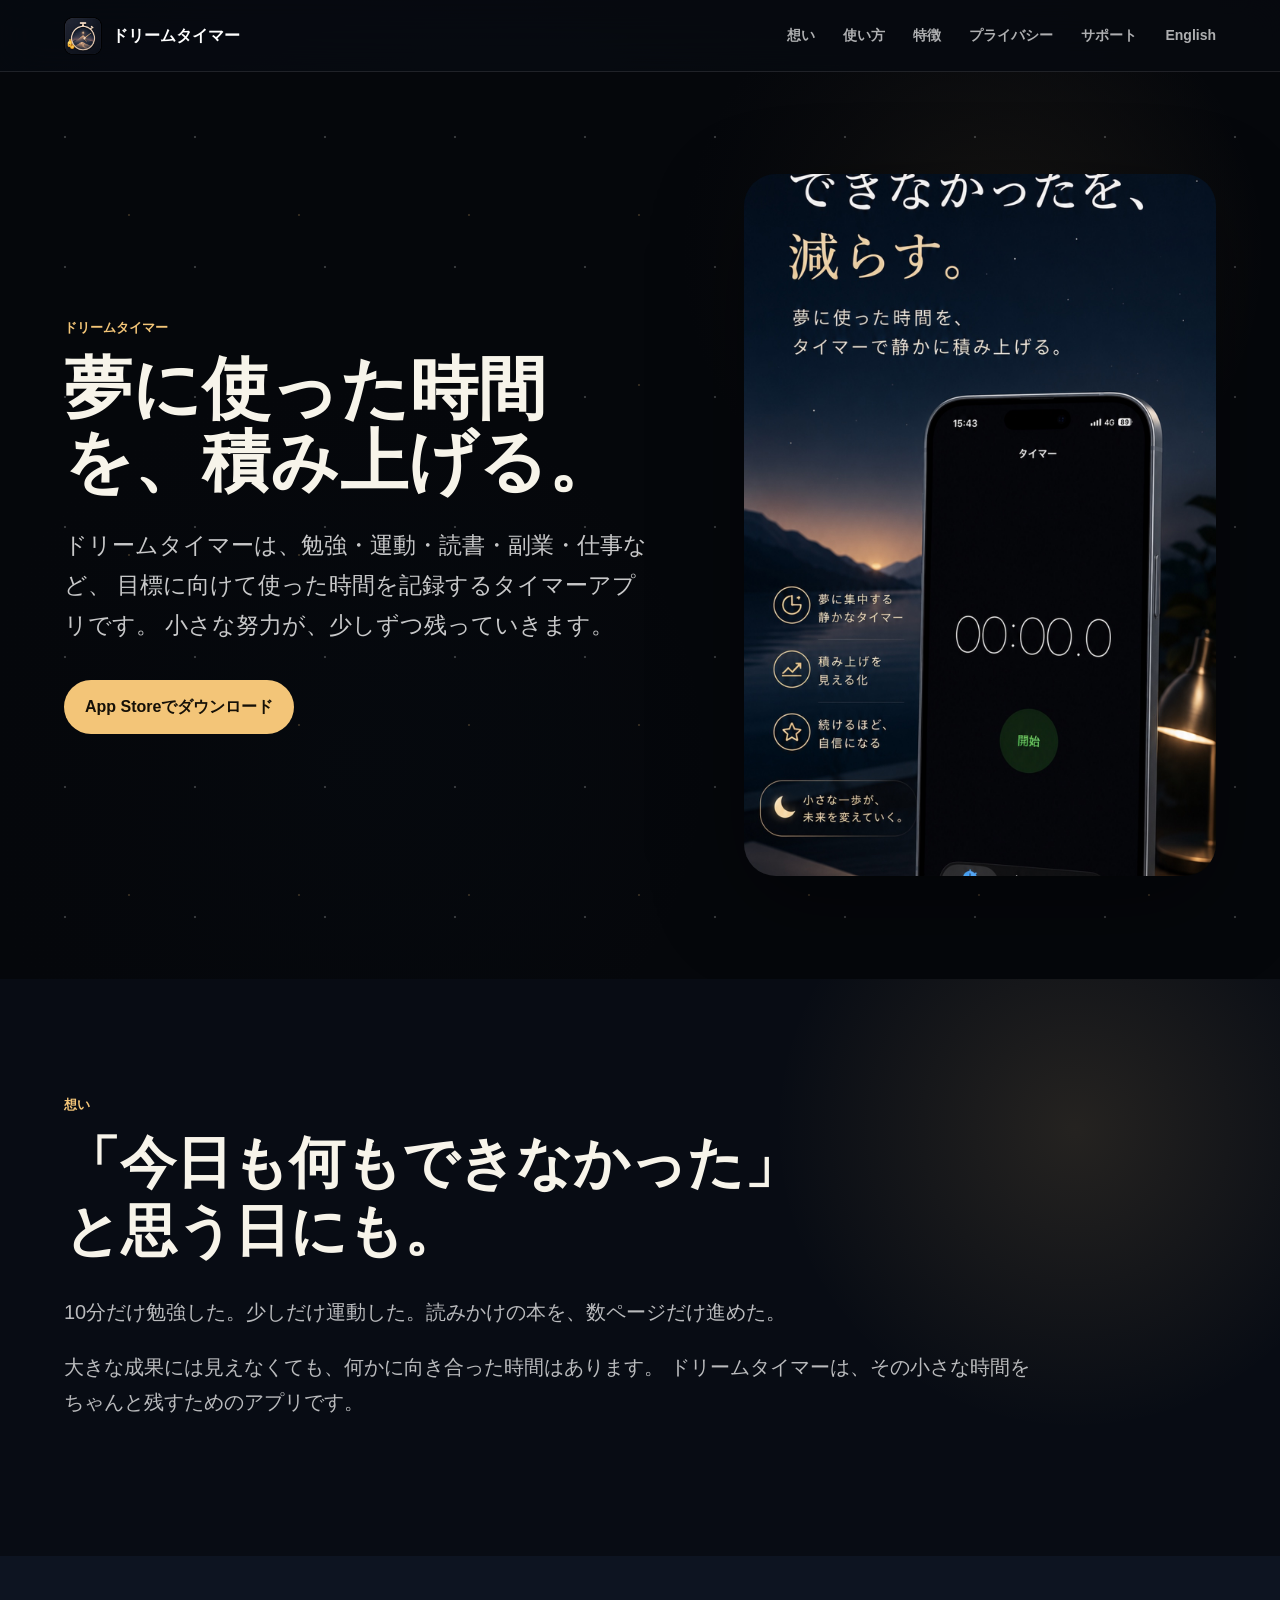
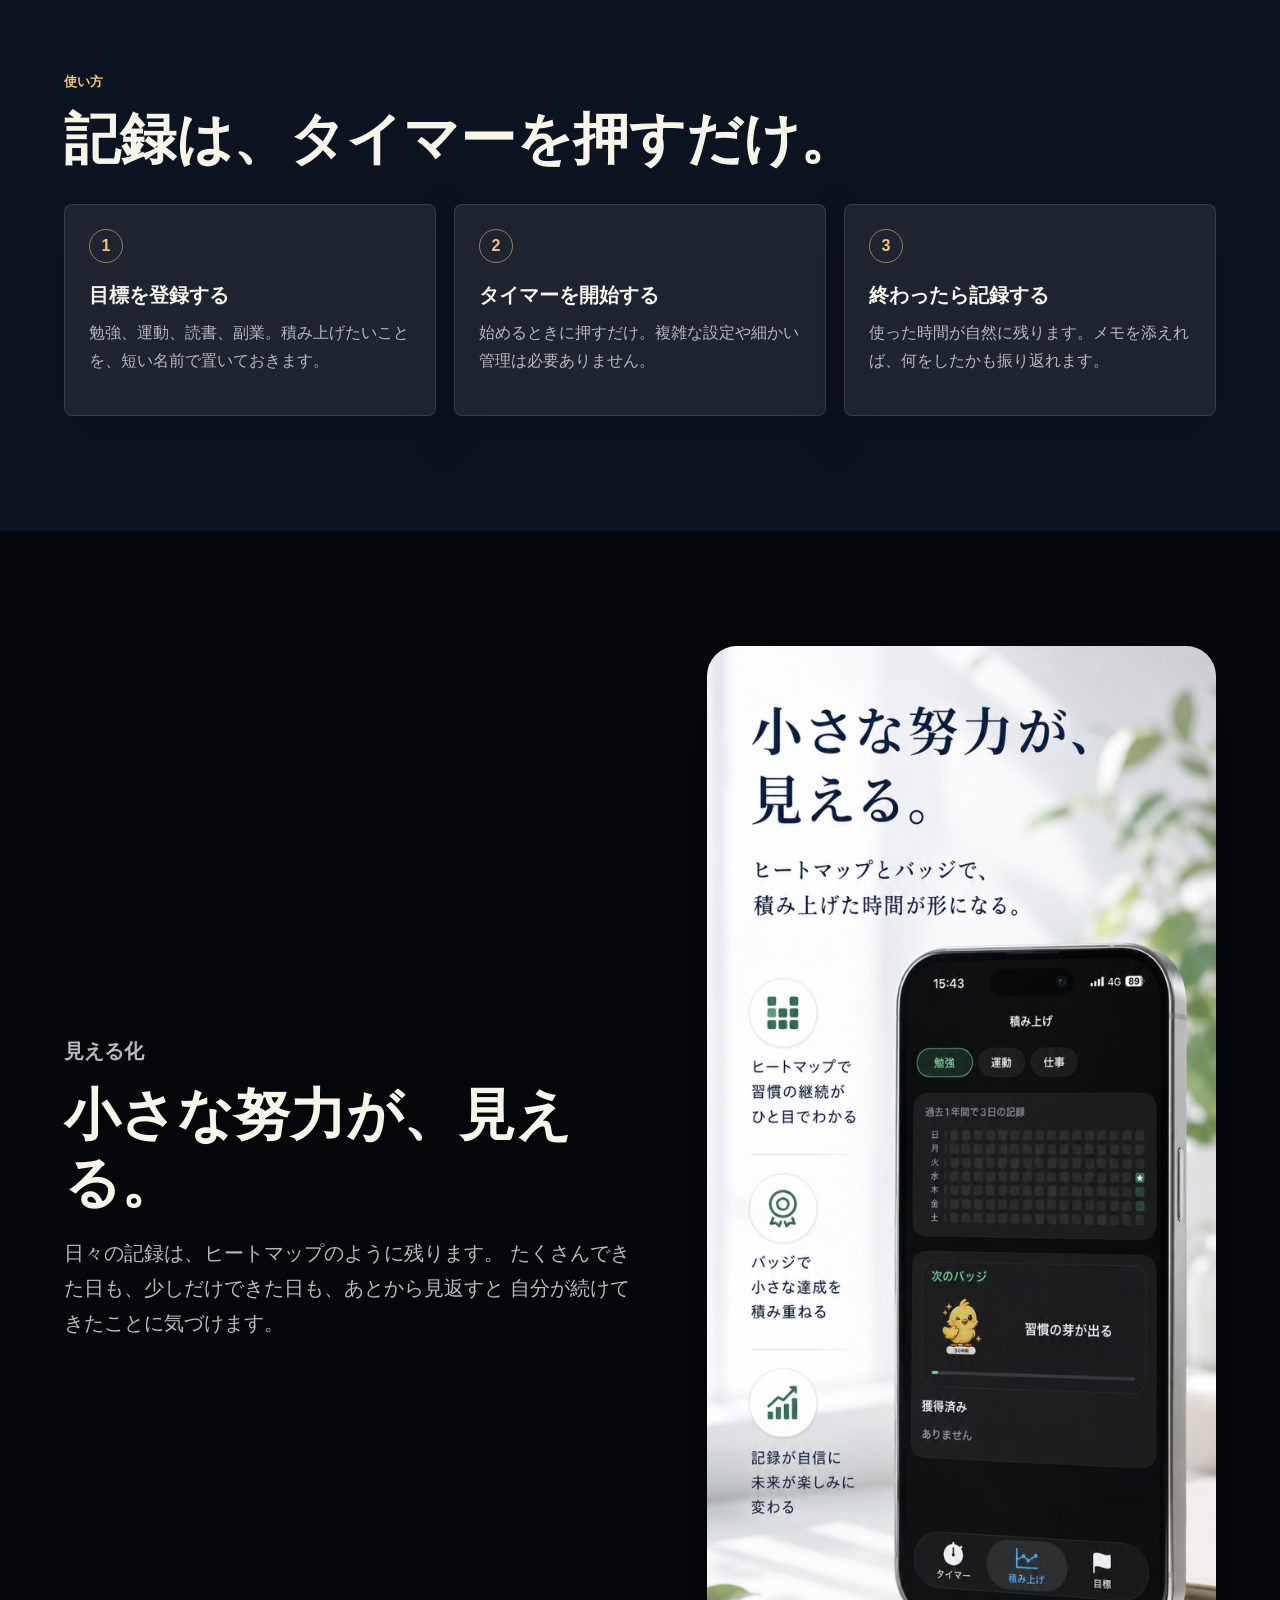
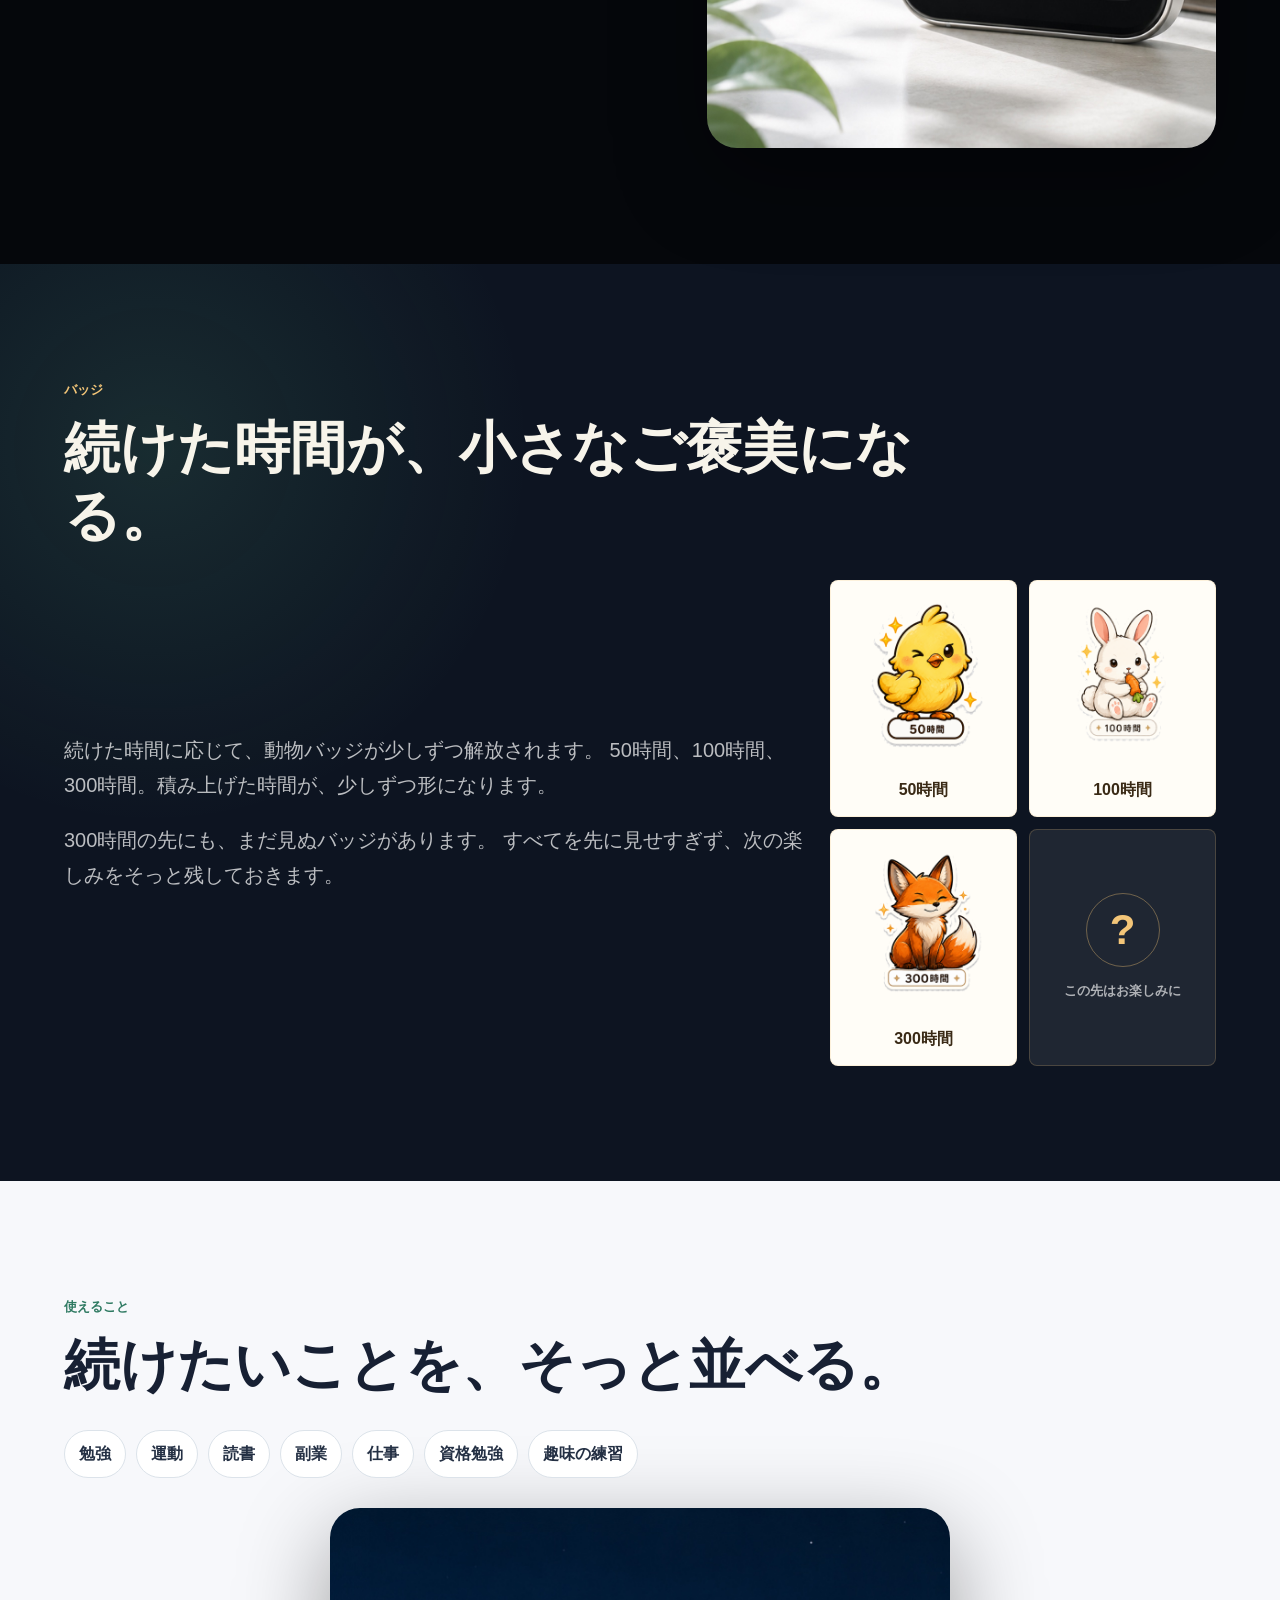
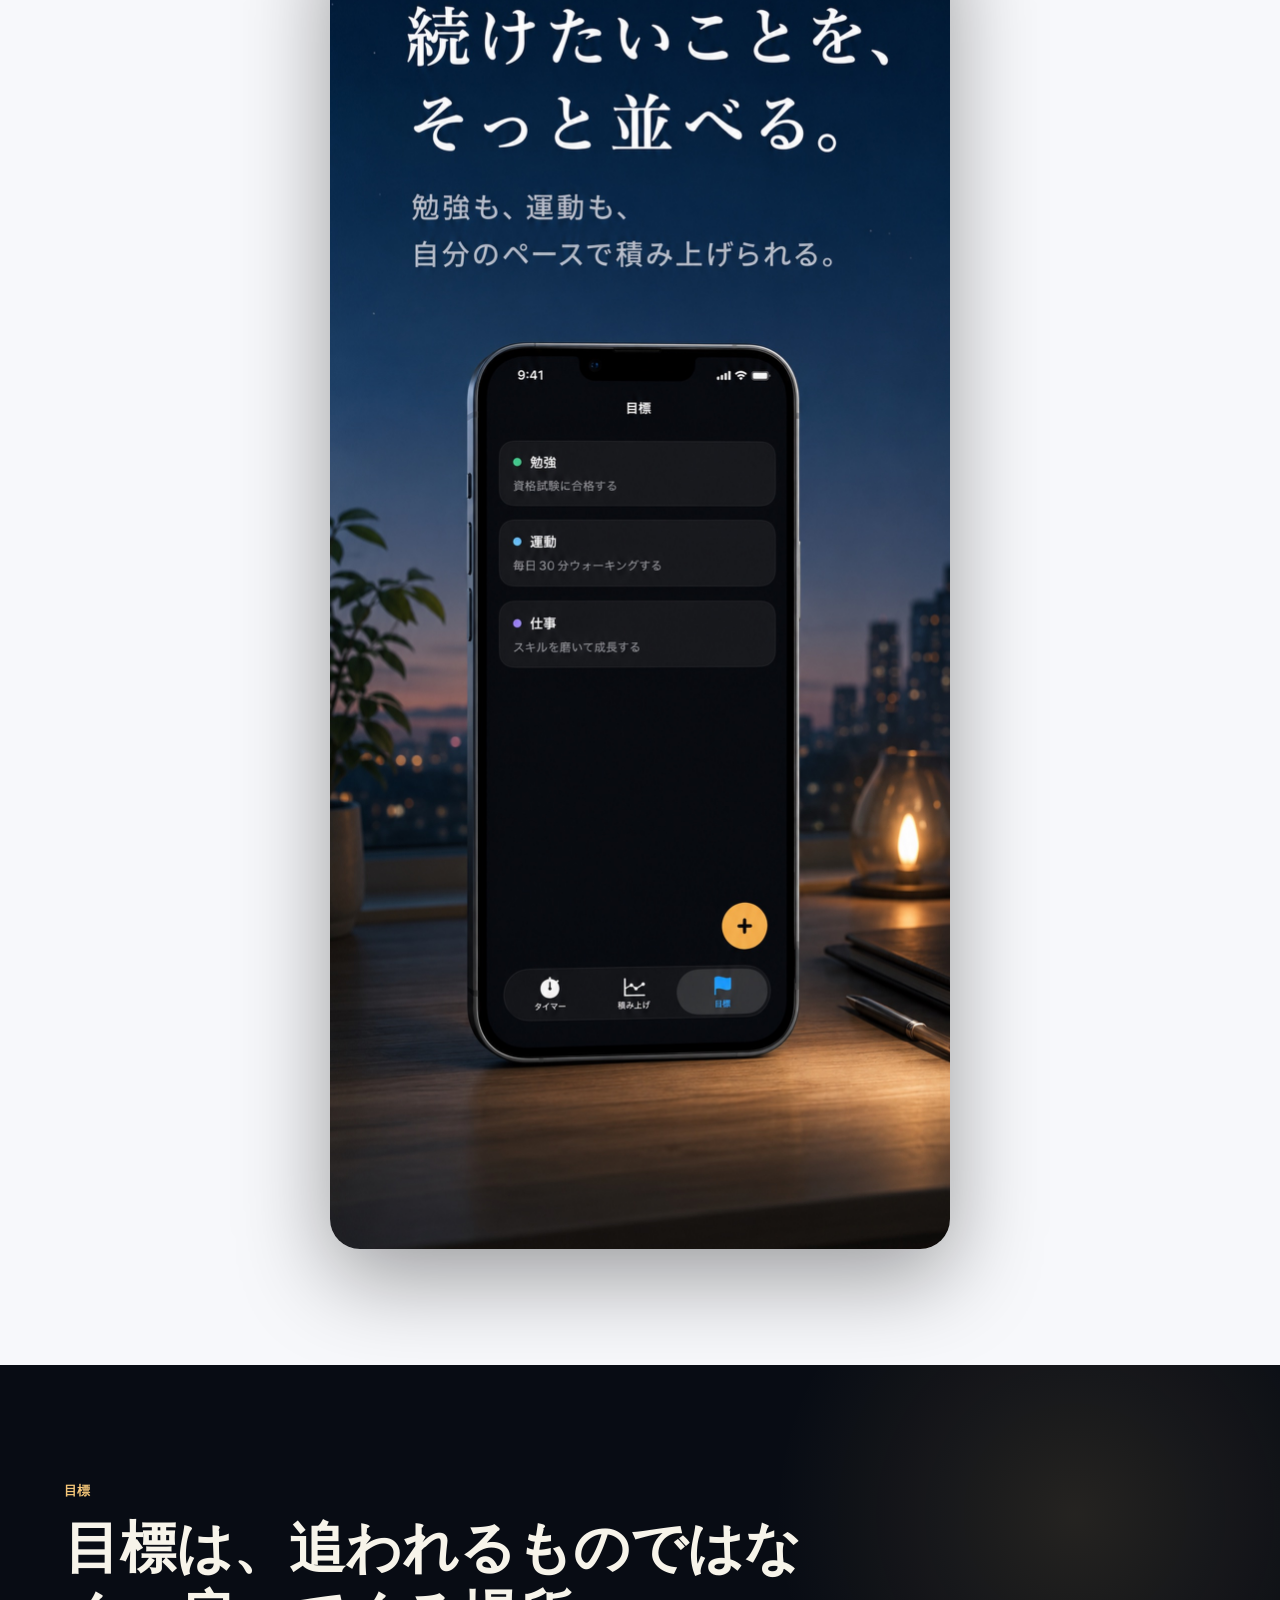
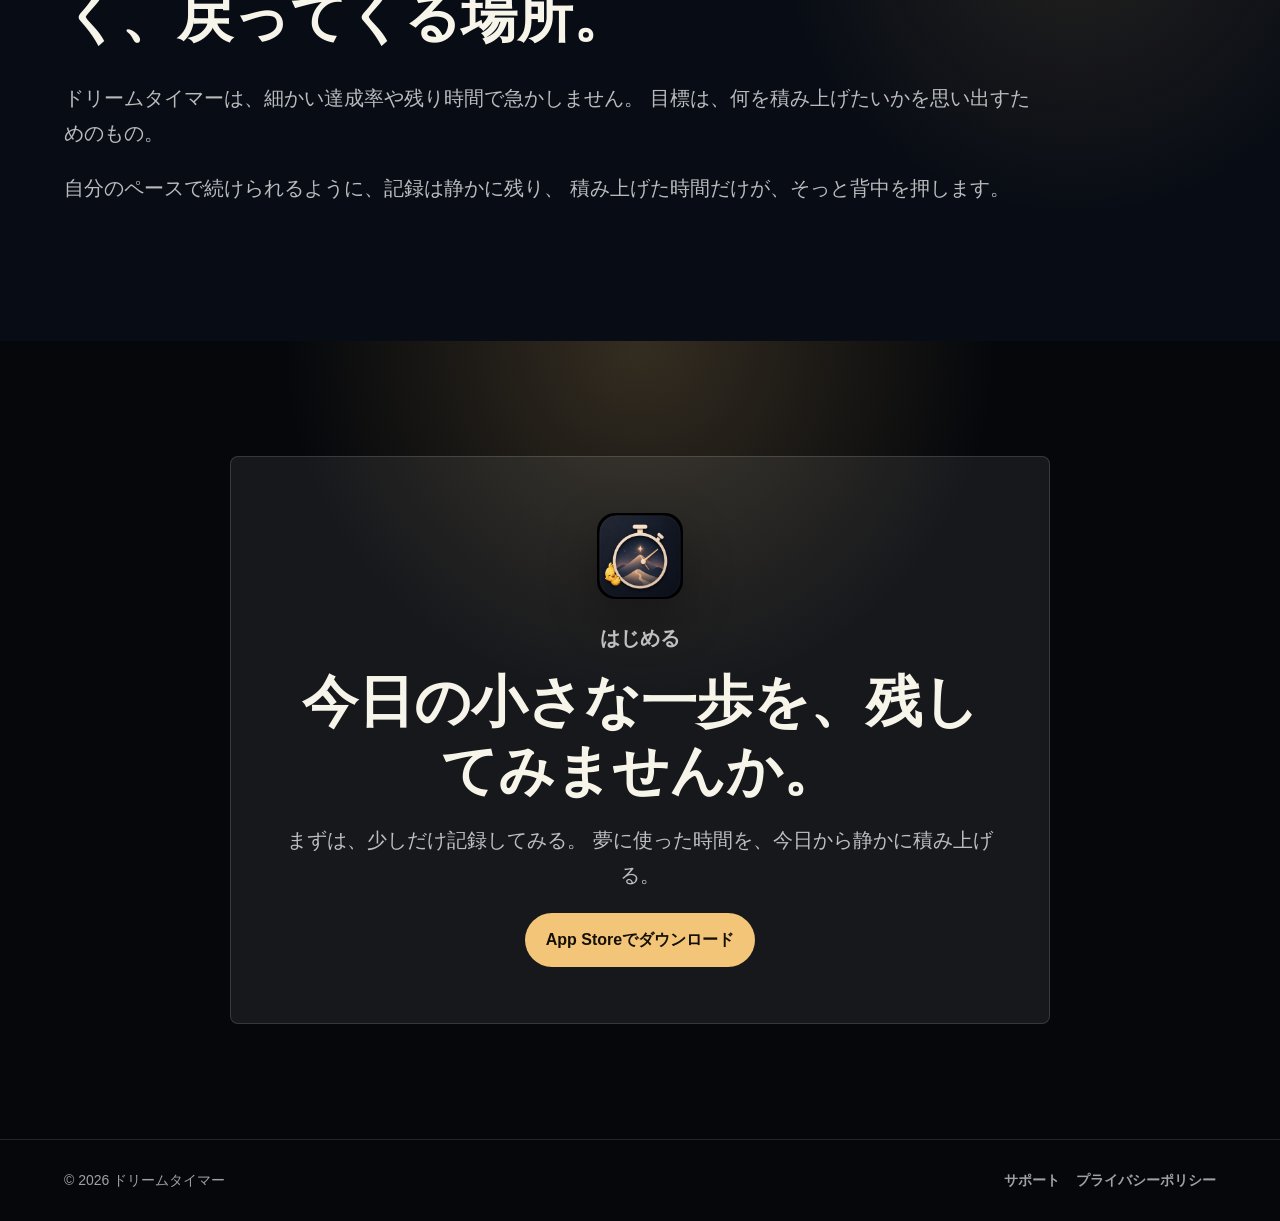
<file: index.html>
<!doctype html>
<html lang="ja">
  <head>
    <meta charset="utf-8">
    <meta name="viewport" content="width=device-width, initial-scale=1">
    <title>ドリームタイマー | 夢に使った時間を、積み上げる</title>
    <meta
      name="description"
      content="ドリームタイマーは、勉強・運動・読書・副業・仕事など、夢や目標に向けて使った時間をタイマーで記録するiOSアプリです。"
    >
    <meta property="og:title" content="ドリームタイマー">
    <meta
      property="og:description"
      content="今日も何もできなかった、を減らす。夢に使った時間を、積み上げるタイマーアプリ。"
    >
    <meta property="og:type" content="website">
    <link rel="alternate" hreflang="en" href="en.html">
    <link rel="icon" href="assets/marketing/icon.png">
    <link rel="apple-touch-icon" href="assets/marketing/icon.png">
    <link rel="stylesheet" href="styles.css">
  </head>
  <body class="marketing-page">
    <header class="site-header dark-header" aria-label="サイトヘッダー">
      <a class="brand" href="index.html" aria-label="ドリームタイマー ホーム">
        <img class="brand-icon" src="assets/marketing/icon.png" alt="">
        <span>ドリームタイマー</span>
      </a>
      <nav class="nav" aria-label="主要ナビゲーション">
        <a href="#story">想い</a>
        <a href="#how">使い方</a>
        <a href="#features">特徴</a>
        <a href="privacy.html">プライバシー</a>
        <a href="support.html">サポート</a>
        <a href="en.html">English</a>
      </nav>
    </header>

    <main>
      <section class="hero dream-hero">
        <div class="hero-copy">
          <p class="eyebrow">ドリームタイマー</p>
          <h1>夢に使った時間を、積み上げる。</h1>
          <p class="lead">
            ドリームタイマーは、勉強・運動・読書・副業・仕事など、
            目標に向けて使った時間を記録するタイマーアプリです。
            小さな努力が、少しずつ残っていきます。
          </p>
          <div class="actions">
            <a class="button primary" href="https://apps.apple.com/app/id6766383177">App Storeでダウンロード</a>
          </div>
        </div>
        <div class="hero-media" aria-label="ドリームタイマーのアプリ画面">
          <img src="assets/marketing/hero.jpg" alt="ドリームタイマーのタイマー画面">
        </div>
      </section>

      <section id="story" class="section quiet-section">
        <div class="section-heading narrow-heading">
          <p class="eyebrow">想い</p>
          <h2>「今日も何もできなかった」と思う日にも。</h2>
        </div>
        <div class="copy-block wide-copy">
          <p>
            10分だけ勉強した。少しだけ運動した。読みかけの本を、数ページだけ進めた。
          </p>
          <p>
            大きな成果には見えなくても、何かに向き合った時間はあります。
            ドリームタイマーは、その小さな時間をちゃんと残すためのアプリです。
          </p>
        </div>
      </section>

      <section id="how" class="section step-section">
        <div class="section-heading">
          <p class="eyebrow">使い方</p>
          <h2>記録は、タイマーを押すだけ。</h2>
        </div>
        <div class="step-grid">
          <article class="step-card">
            <span>1</span>
            <h3>目標を登録する</h3>
            <p>勉強、運動、読書、副業。積み上げたいことを、短い名前で置いておきます。</p>
          </article>
          <article class="step-card">
            <span>2</span>
            <h3>タイマーを開始する</h3>
            <p>始めるときに押すだけ。複雑な設定や細かい管理は必要ありません。</p>
          </article>
          <article class="step-card">
            <span>3</span>
            <h3>終わったら記録する</h3>
            <p>使った時間が自然に残ります。メモを添えれば、何をしたかも振り返れます。</p>
          </article>
        </div>
      </section>

      <section id="features" class="section showcase-section">
        <div class="showcase-copy">
          <p class="eyebrow">見える化</p>
          <h2>小さな努力が、見える。</h2>
          <p>
            日々の記録は、ヒートマップのように残ります。
            たくさんできた日も、少しだけできた日も、あとから見返すと
            自分が続けてきたことに気づけます。
          </p>
        </div>
        <div class="showcase-image">
          <img src="assets/marketing/heatmap-badges.jpg" alt="ヒートマップとバッジで積み上げを確認する画面">
        </div>
      </section>

      <section class="section badge-section">
        <div class="section-heading">
          <p class="eyebrow">バッジ</p>
          <h2>続けた時間が、小さなご褒美になる。</h2>
        </div>
        <div class="badge-layout">
          <div class="badge-copy">
            <p>
              続けた時間に応じて、動物バッジが少しずつ解放されます。
              50時間、100時間、300時間。積み上げた時間が、少しずつ形になります。
            </p>
            <p>
              300時間の先にも、まだ見ぬバッジがあります。
              すべてを先に見せすぎず、次の楽しみをそっと残しておきます。
            </p>
          </div>
          <div class="badge-gallery" aria-label="バッジの例">
            <figure>
              <img src="assets/badges/50.png" alt="50時間のひよこバッジ">
              <figcaption>50時間</figcaption>
            </figure>
            <figure>
              <img src="assets/badges/100.png" alt="100時間のうさぎバッジ">
              <figcaption>100時間</figcaption>
            </figure>
            <figure>
              <img src="assets/badges/300.png" alt="300時間のきつねバッジ">
              <figcaption>300時間</figcaption>
            </figure>
            <div class="mystery-badge">
              <span>?</span>
              <small>この先はお楽しみに</small>
            </div>
          </div>
        </div>
      </section>

      <section class="section usecase-section">
        <div class="section-heading">
          <p class="eyebrow">使えること</p>
          <h2>続けたいことを、そっと並べる。</h2>
        </div>
        <div class="usecase-list" aria-label="利用シーン">
          <span>勉強</span>
          <span>運動</span>
          <span>読書</span>
          <span>副業</span>
          <span>仕事</span>
          <span>資格勉強</span>
          <span>趣味の練習</span>
        </div>
        <div class="usecase-image">
          <img src="assets/marketing/goals.jpg" alt="勉強、運動、仕事の目標を並べた画面">
        </div>
      </section>

      <section class="section goal-section">
        <div class="section-heading narrow-heading">
          <p class="eyebrow">目標</p>
          <h2>目標は、追われるものではなく、戻ってくる場所。</h2>
        </div>
        <div class="copy-block wide-copy">
          <p>
            ドリームタイマーは、細かい達成率や残り時間で急かしません。
            目標は、何を積み上げたいかを思い出すためのもの。
          </p>
          <p>
            自分のペースで続けられるように、記録は静かに残り、
            積み上げた時間だけが、そっと背中を押します。
          </p>
        </div>
      </section>

      <section id="download" class="section final-cta">
        <div class="final-card">
          <img class="final-icon" src="assets/marketing/icon.png" alt="">
          <p class="eyebrow">はじめる</p>
          <h2>今日の小さな一歩を、残してみませんか。</h2>
          <p>
            まずは、少しだけ記録してみる。
            夢に使った時間を、今日から静かに積み上げる。
          </p>
          <a class="button primary" href="https://apps.apple.com/app/id6766383177" aria-label="App Storeでドリームタイマーをダウンロード">
            App Storeでダウンロード
          </a>
        </div>
      </section>
    </main>

    <footer class="site-footer dark-footer">
      <span>&copy; 2026 ドリームタイマー</span>
      <div class="footer-links">
        <a href="support.html">サポート</a>
        <a href="privacy.html">プライバシーポリシー</a>
      </div>
    </footer>
  </body>
</html>
</file>
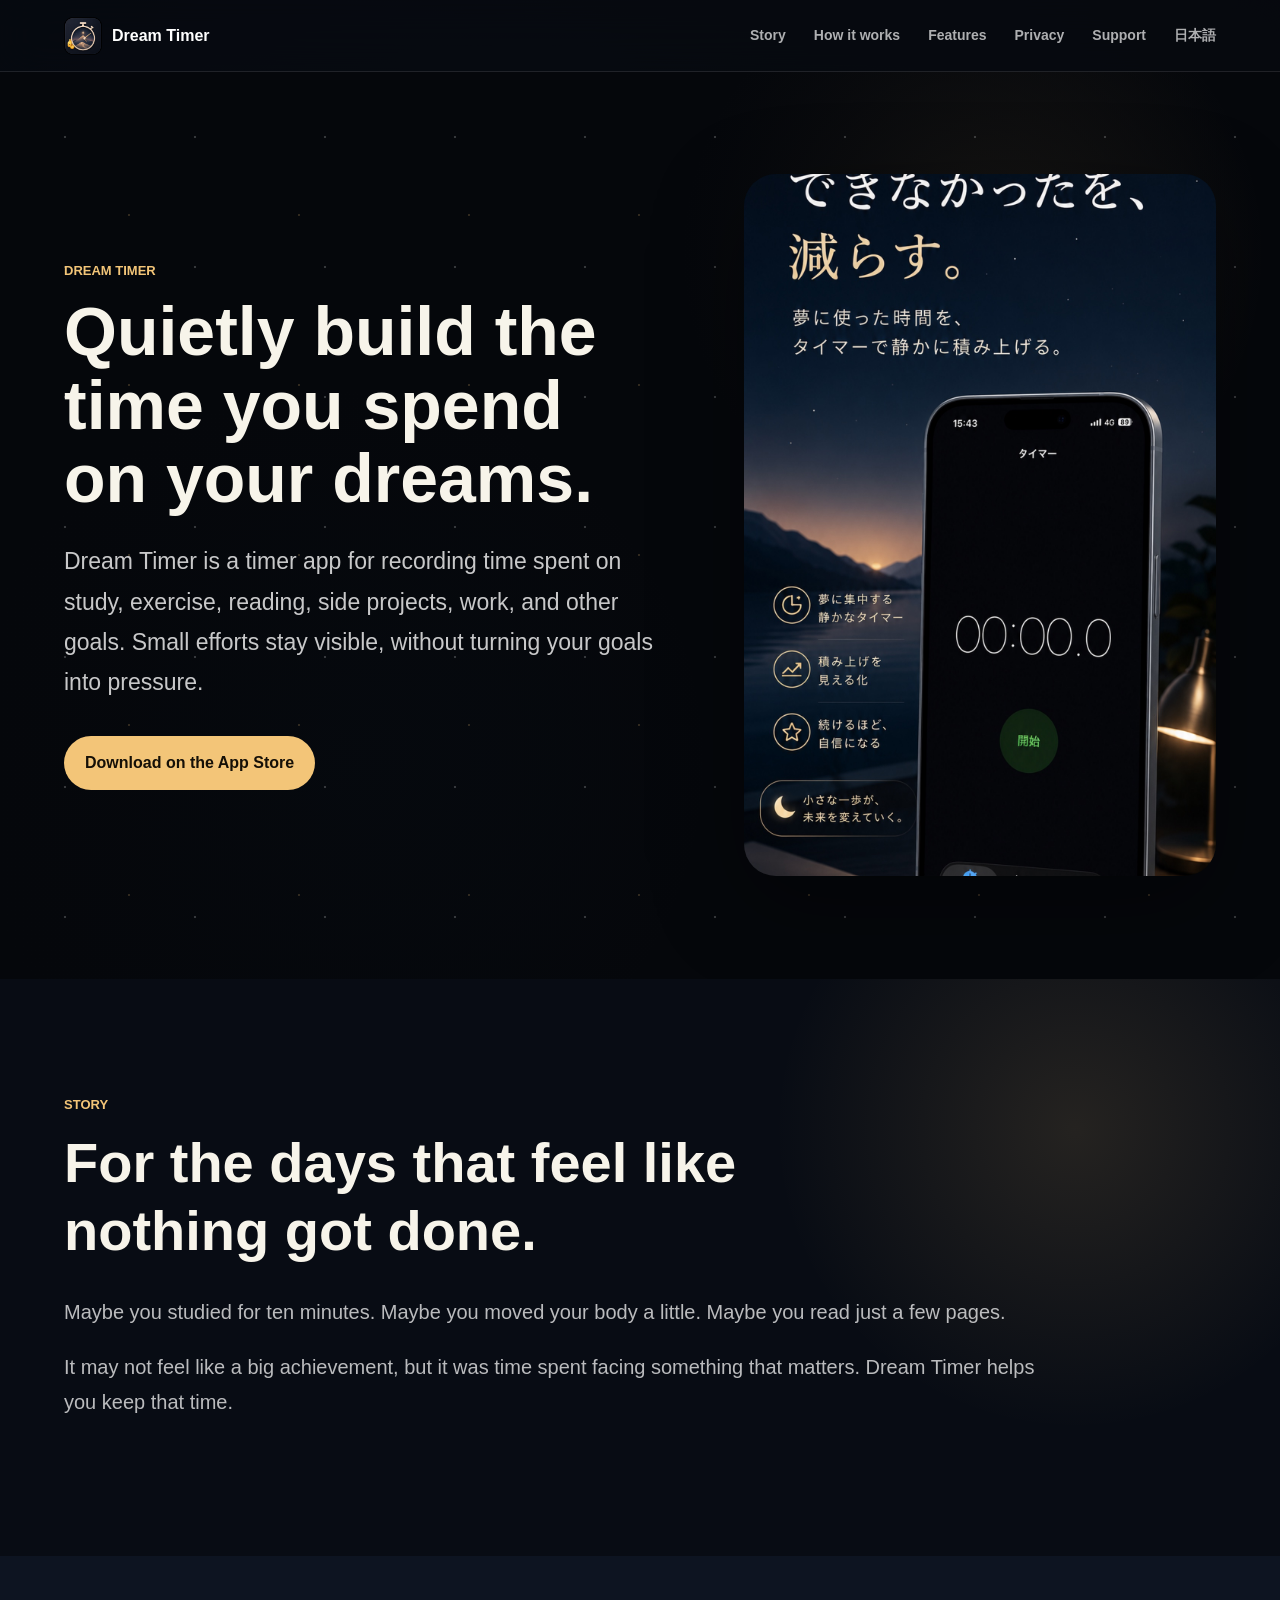
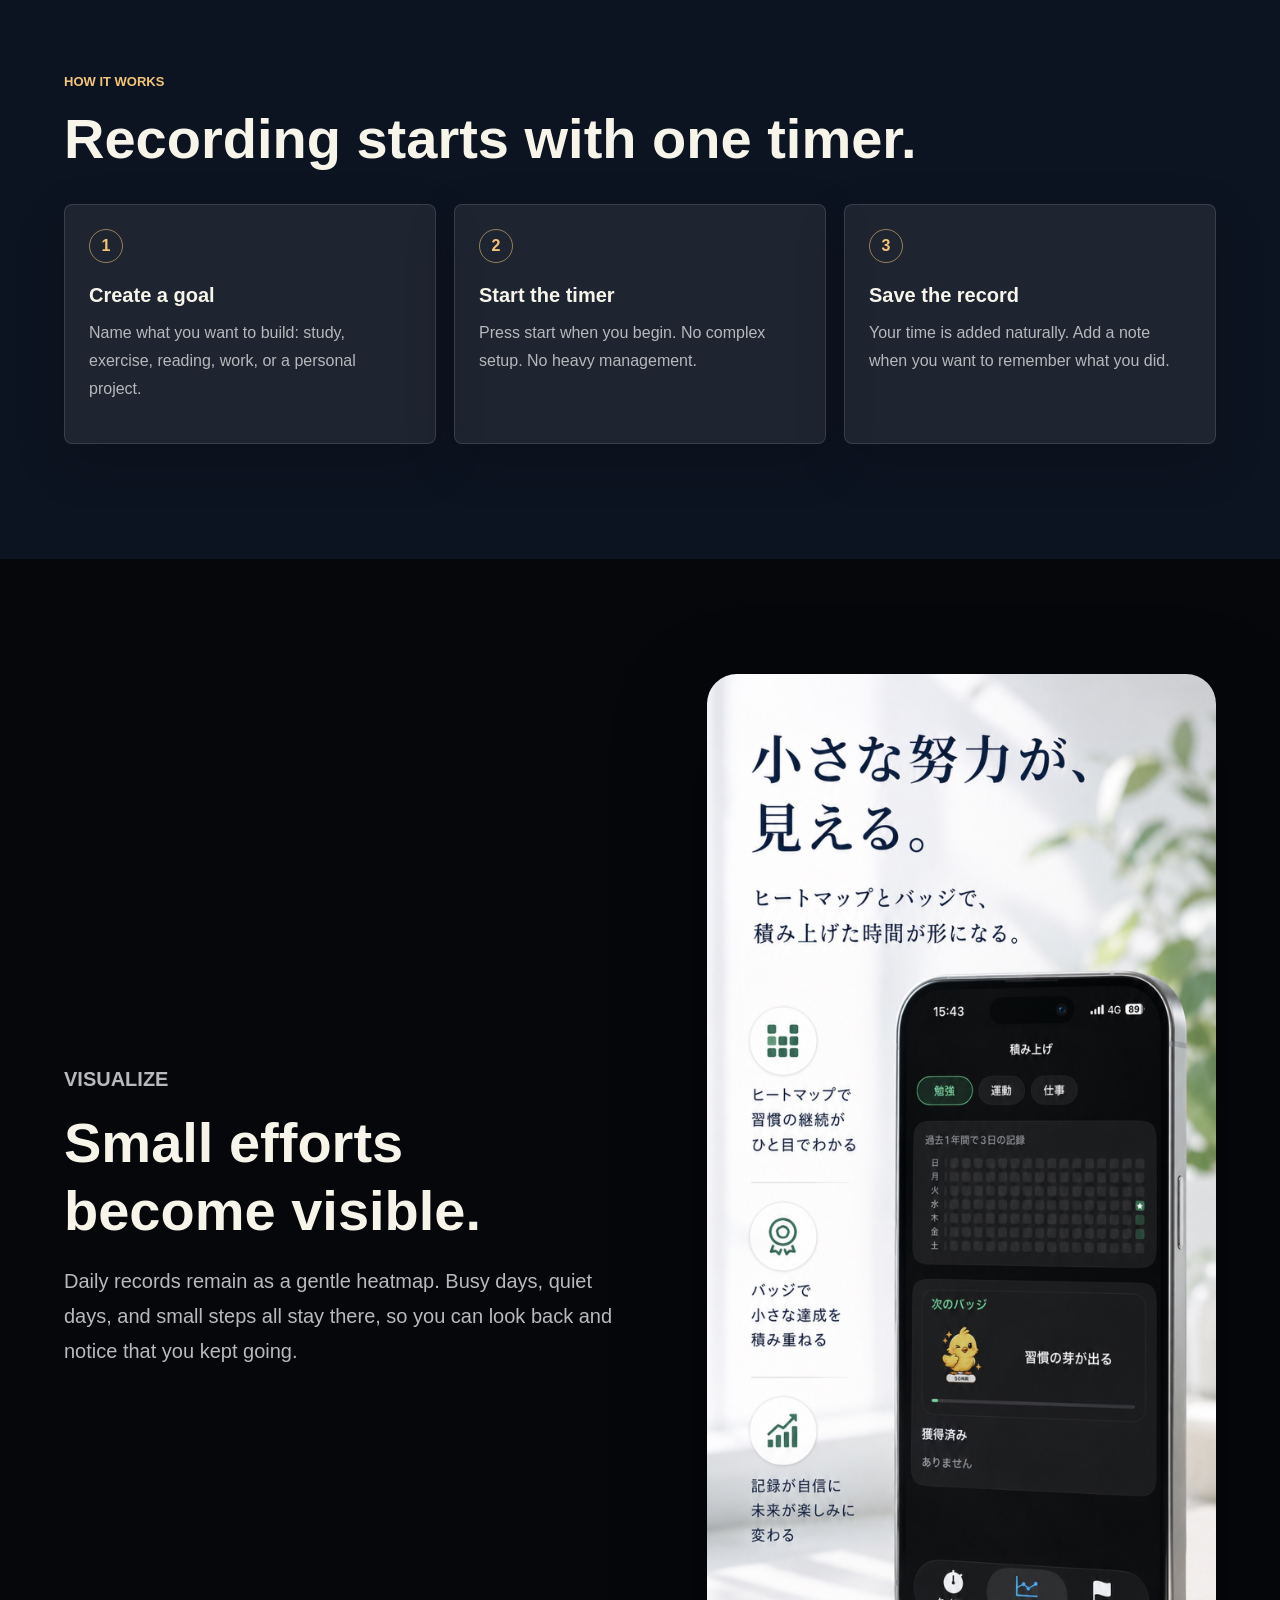
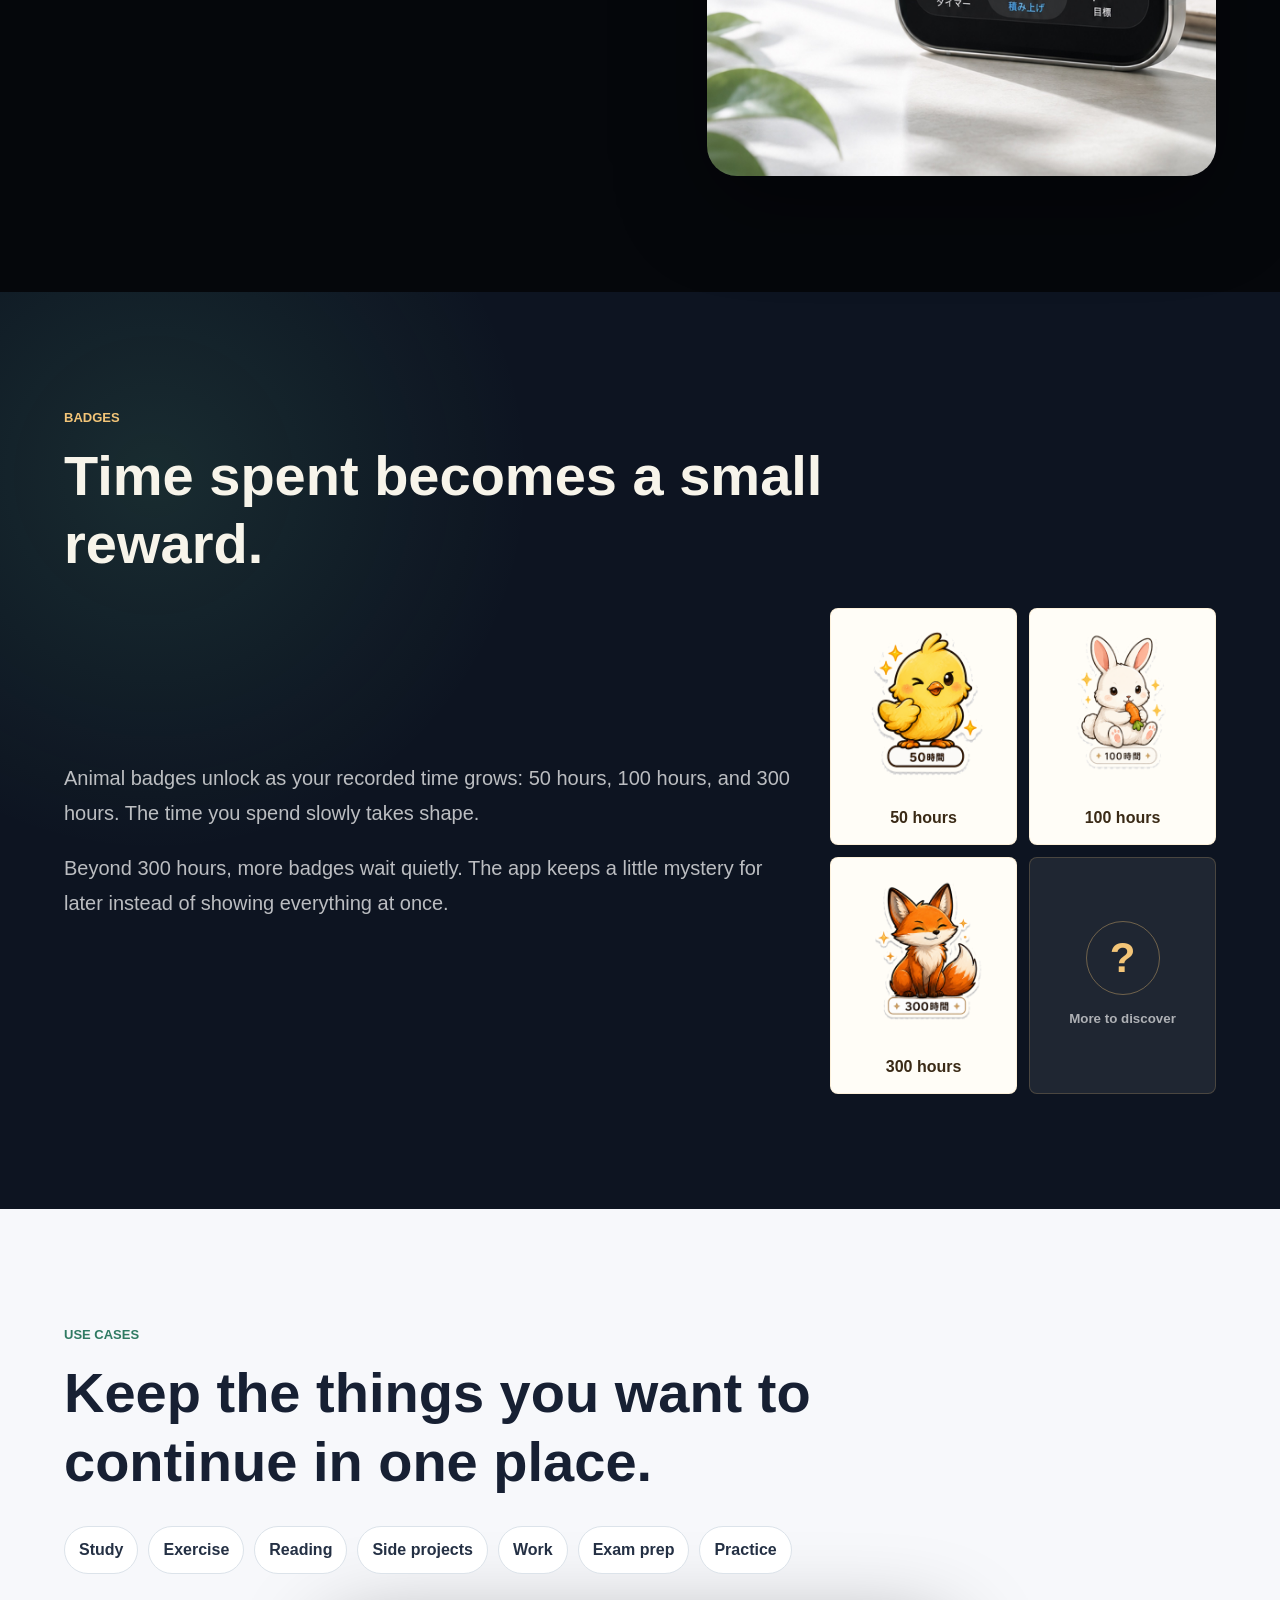
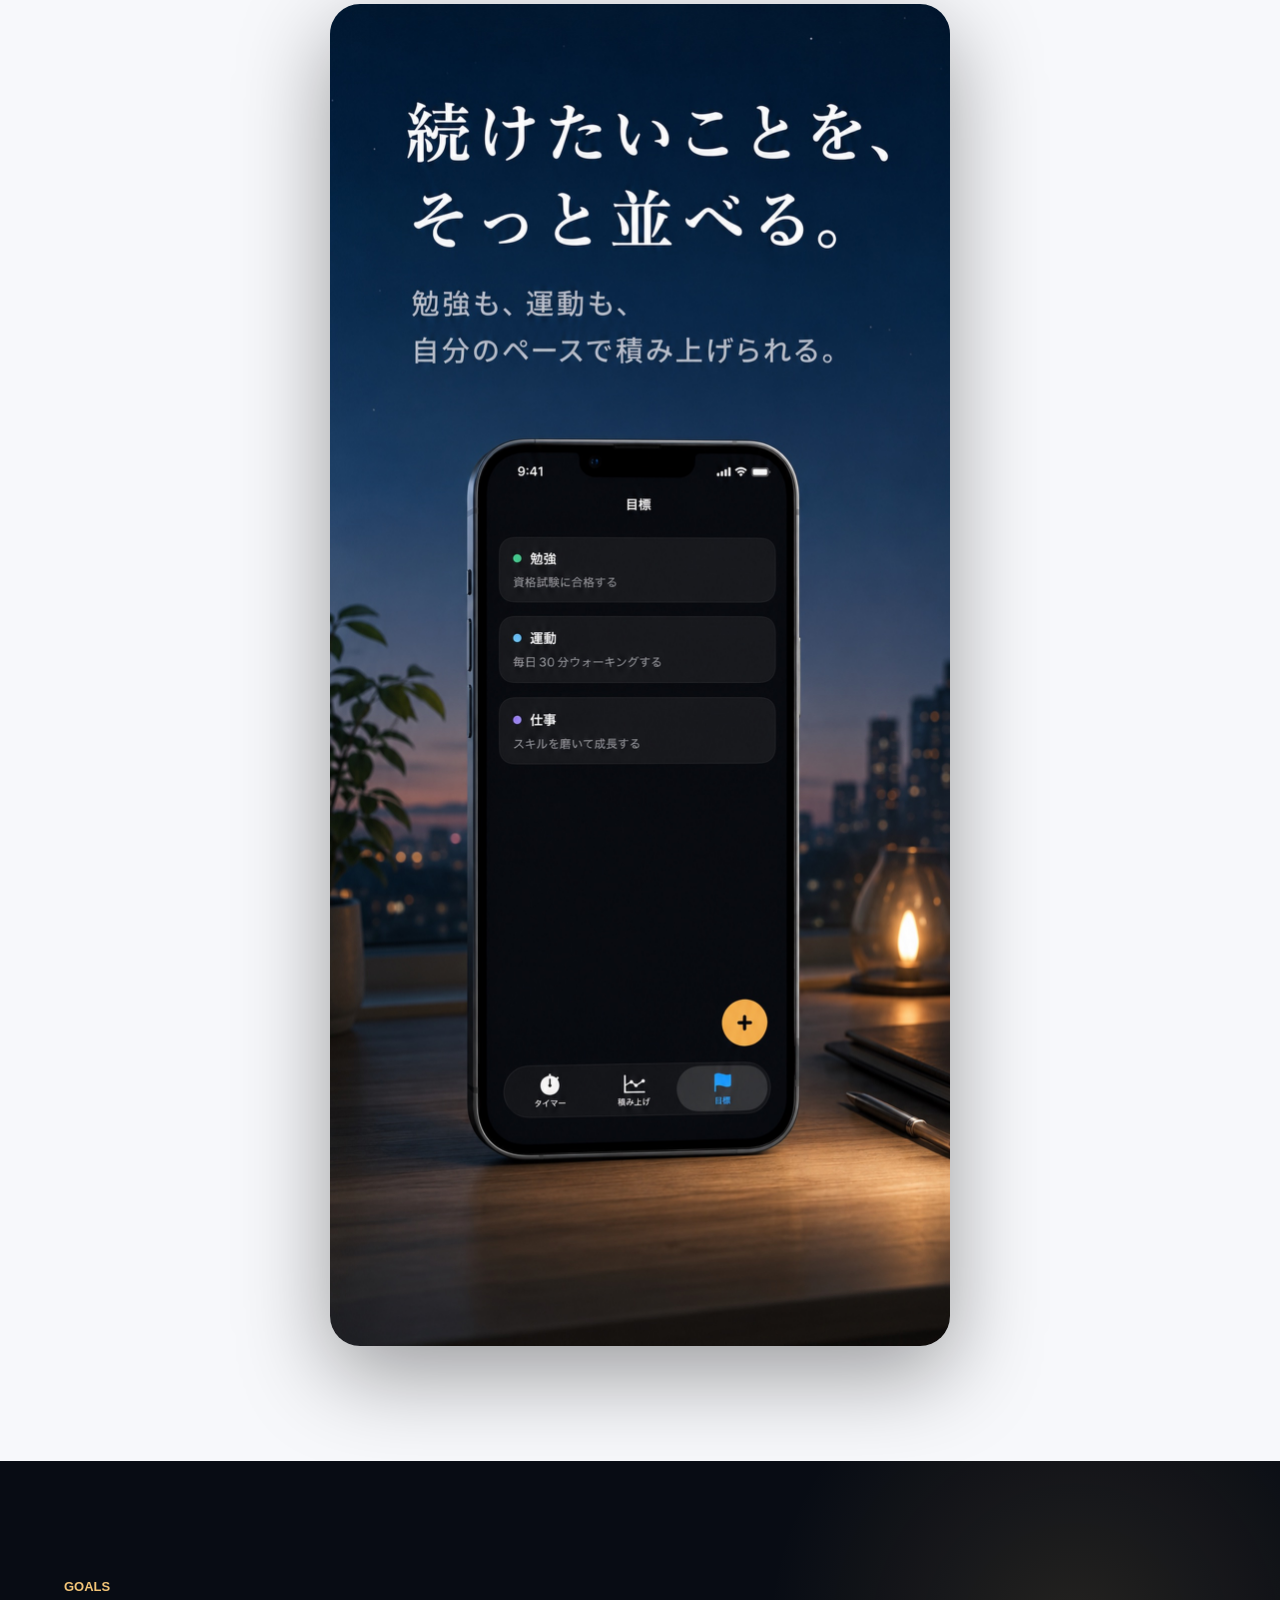
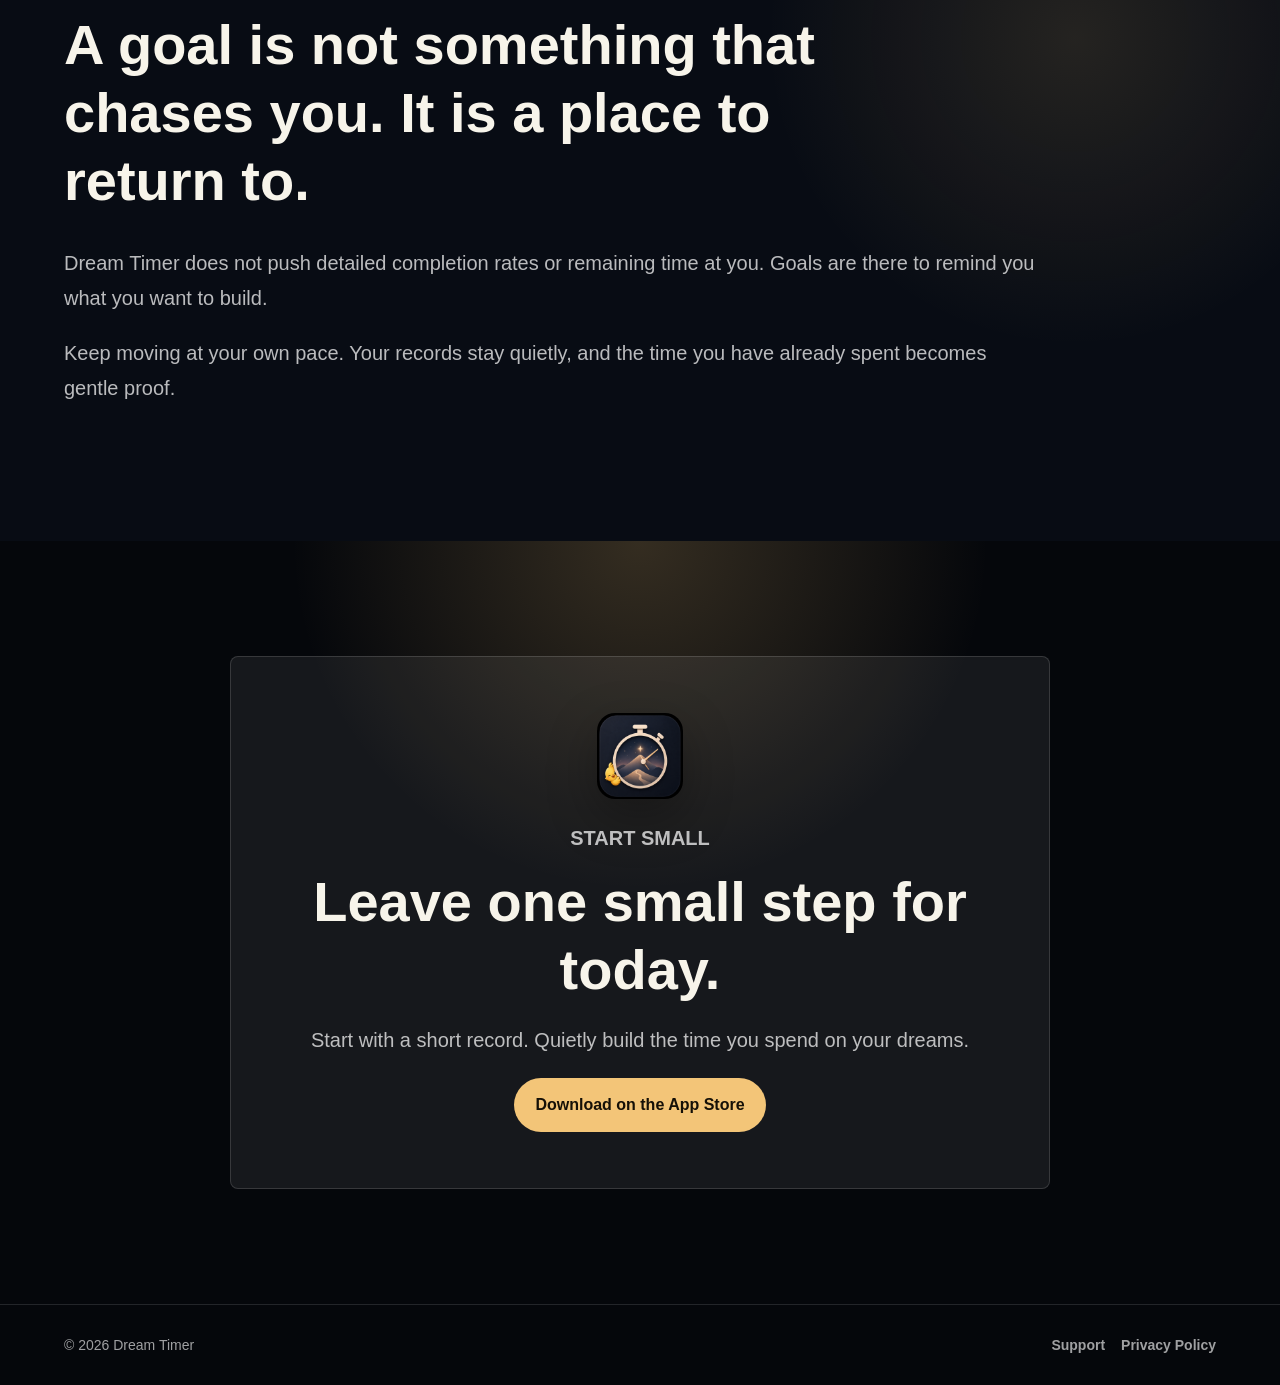
<file: en.html>
<!doctype html>
<html lang="en">
  <head>
    <meta charset="utf-8">
    <meta name="viewport" content="width=device-width, initial-scale=1">
    <title>Dream Timer | Quietly Build Time Toward Your Dreams</title>
    <meta
      name="description"
      content="Dream Timer is an iOS timer app for recording time spent on goals such as study, exercise, reading, side projects, and work."
    >
    <meta property="og:title" content="Dream Timer">
    <meta
      property="og:description"
      content="Reduce the feeling that you did nothing today. Quietly record the time you spend on your dreams."
    >
    <meta property="og:type" content="website">
    <link rel="alternate" hreflang="ja" href="index.html">
    <link rel="icon" href="assets/marketing/icon.png">
    <link rel="apple-touch-icon" href="assets/marketing/icon.png">
    <link rel="stylesheet" href="styles.css">
  </head>
  <body class="marketing-page">
    <header class="site-header dark-header" aria-label="Site header">
      <a class="brand" href="en.html" aria-label="Dream Timer home">
        <img class="brand-icon" src="assets/marketing/icon.png" alt="">
        <span>Dream Timer</span>
      </a>
      <nav class="nav" aria-label="Primary navigation">
        <a href="#story">Story</a>
        <a href="#how">How it works</a>
        <a href="#features">Features</a>
        <a href="privacy.html">Privacy</a>
        <a href="support.html">Support</a>
        <a href="index.html">日本語</a>
      </nav>
    </header>

    <main>
      <section class="hero dream-hero">
        <div class="hero-copy">
          <p class="eyebrow">Dream Timer</p>
          <h1>Quietly build the time you spend on your dreams.</h1>
          <p class="lead">
            Dream Timer is a timer app for recording time spent on study, exercise,
            reading, side projects, work, and other goals. Small efforts stay visible,
            without turning your goals into pressure.
          </p>
          <div class="actions">
            <a class="button primary" href="https://apps.apple.com/app/id6766383177">Download on the App Store</a>
          </div>
        </div>
        <div class="hero-media" aria-label="Dream Timer app screen">
          <img src="assets/marketing/hero.jpg" alt="Dream Timer timer screen">
        </div>
      </section>

      <section id="story" class="section quiet-section">
        <div class="section-heading narrow-heading">
          <p class="eyebrow">Story</p>
          <h2>For the days that feel like nothing got done.</h2>
        </div>
        <div class="copy-block wide-copy">
          <p>
            Maybe you studied for ten minutes. Maybe you moved your body a little.
            Maybe you read just a few pages.
          </p>
          <p>
            It may not feel like a big achievement, but it was time spent facing
            something that matters. Dream Timer helps you keep that time.
          </p>
        </div>
      </section>

      <section id="how" class="section step-section">
        <div class="section-heading">
          <p class="eyebrow">How it works</p>
          <h2>Recording starts with one timer.</h2>
        </div>
        <div class="step-grid">
          <article class="step-card">
            <span>1</span>
            <h3>Create a goal</h3>
            <p>Name what you want to build: study, exercise, reading, work, or a personal project.</p>
          </article>
          <article class="step-card">
            <span>2</span>
            <h3>Start the timer</h3>
            <p>Press start when you begin. No complex setup. No heavy management.</p>
          </article>
          <article class="step-card">
            <span>3</span>
            <h3>Save the record</h3>
            <p>Your time is added naturally. Add a note when you want to remember what you did.</p>
          </article>
        </div>
      </section>

      <section id="features" class="section showcase-section">
        <div class="showcase-copy">
          <p class="eyebrow">Visualize</p>
          <h2>Small efforts become visible.</h2>
          <p>
            Daily records remain as a gentle heatmap. Busy days, quiet days, and
            small steps all stay there, so you can look back and notice that you kept going.
          </p>
        </div>
        <div class="showcase-image">
          <img src="assets/marketing/heatmap-badges.jpg" alt="Heatmap and badge screen">
        </div>
      </section>

      <section class="section badge-section">
        <div class="section-heading">
          <p class="eyebrow">Badges</p>
          <h2>Time spent becomes a small reward.</h2>
        </div>
        <div class="badge-layout">
          <div class="badge-copy">
            <p>
              Animal badges unlock as your recorded time grows: 50 hours, 100 hours,
              and 300 hours. The time you spend slowly takes shape.
            </p>
            <p>
              Beyond 300 hours, more badges wait quietly. The app keeps a little mystery
              for later instead of showing everything at once.
            </p>
          </div>
          <div class="badge-gallery" aria-label="Badge examples">
            <figure>
              <img src="assets/badges/50.png" alt="50-hour chick badge">
              <figcaption>50 hours</figcaption>
            </figure>
            <figure>
              <img src="assets/badges/100.png" alt="100-hour rabbit badge">
              <figcaption>100 hours</figcaption>
            </figure>
            <figure>
              <img src="assets/badges/300.png" alt="300-hour fox badge">
              <figcaption>300 hours</figcaption>
            </figure>
            <div class="mystery-badge">
              <span>?</span>
              <small>More to discover</small>
            </div>
          </div>
        </div>
      </section>

      <section class="section usecase-section">
        <div class="section-heading">
          <p class="eyebrow">Use cases</p>
          <h2>Keep the things you want to continue in one place.</h2>
        </div>
        <div class="usecase-list" aria-label="Use cases">
          <span>Study</span>
          <span>Exercise</span>
          <span>Reading</span>
          <span>Side projects</span>
          <span>Work</span>
          <span>Exam prep</span>
          <span>Practice</span>
        </div>
        <div class="usecase-image">
          <img src="assets/marketing/goals.jpg" alt="Goal list screen">
        </div>
      </section>

      <section class="section goal-section">
        <div class="section-heading narrow-heading">
          <p class="eyebrow">Goals</p>
          <h2>A goal is not something that chases you. It is a place to return to.</h2>
        </div>
        <div class="copy-block wide-copy">
          <p>
            Dream Timer does not push detailed completion rates or remaining time at you.
            Goals are there to remind you what you want to build.
          </p>
          <p>
            Keep moving at your own pace. Your records stay quietly, and the time you
            have already spent becomes gentle proof.
          </p>
        </div>
      </section>

      <section id="download" class="section final-cta">
        <div class="final-card">
          <img class="final-icon" src="assets/marketing/icon.png" alt="">
          <p class="eyebrow">Start small</p>
          <h2>Leave one small step for today.</h2>
          <p>
            Start with a short record. Quietly build the time you spend on your dreams.
          </p>
          <a class="button primary" href="https://apps.apple.com/app/id6766383177" aria-label="Download Dream Timer on the App Store">
            Download on the App Store
          </a>
        </div>
      </section>
    </main>

    <footer class="site-footer dark-footer">
      <span>&copy; 2026 Dream Timer</span>
      <div class="footer-links">
        <a href="support.html">Support</a>
        <a href="privacy.html">Privacy Policy</a>
      </div>
    </footer>
  </body>
</html>
</file>
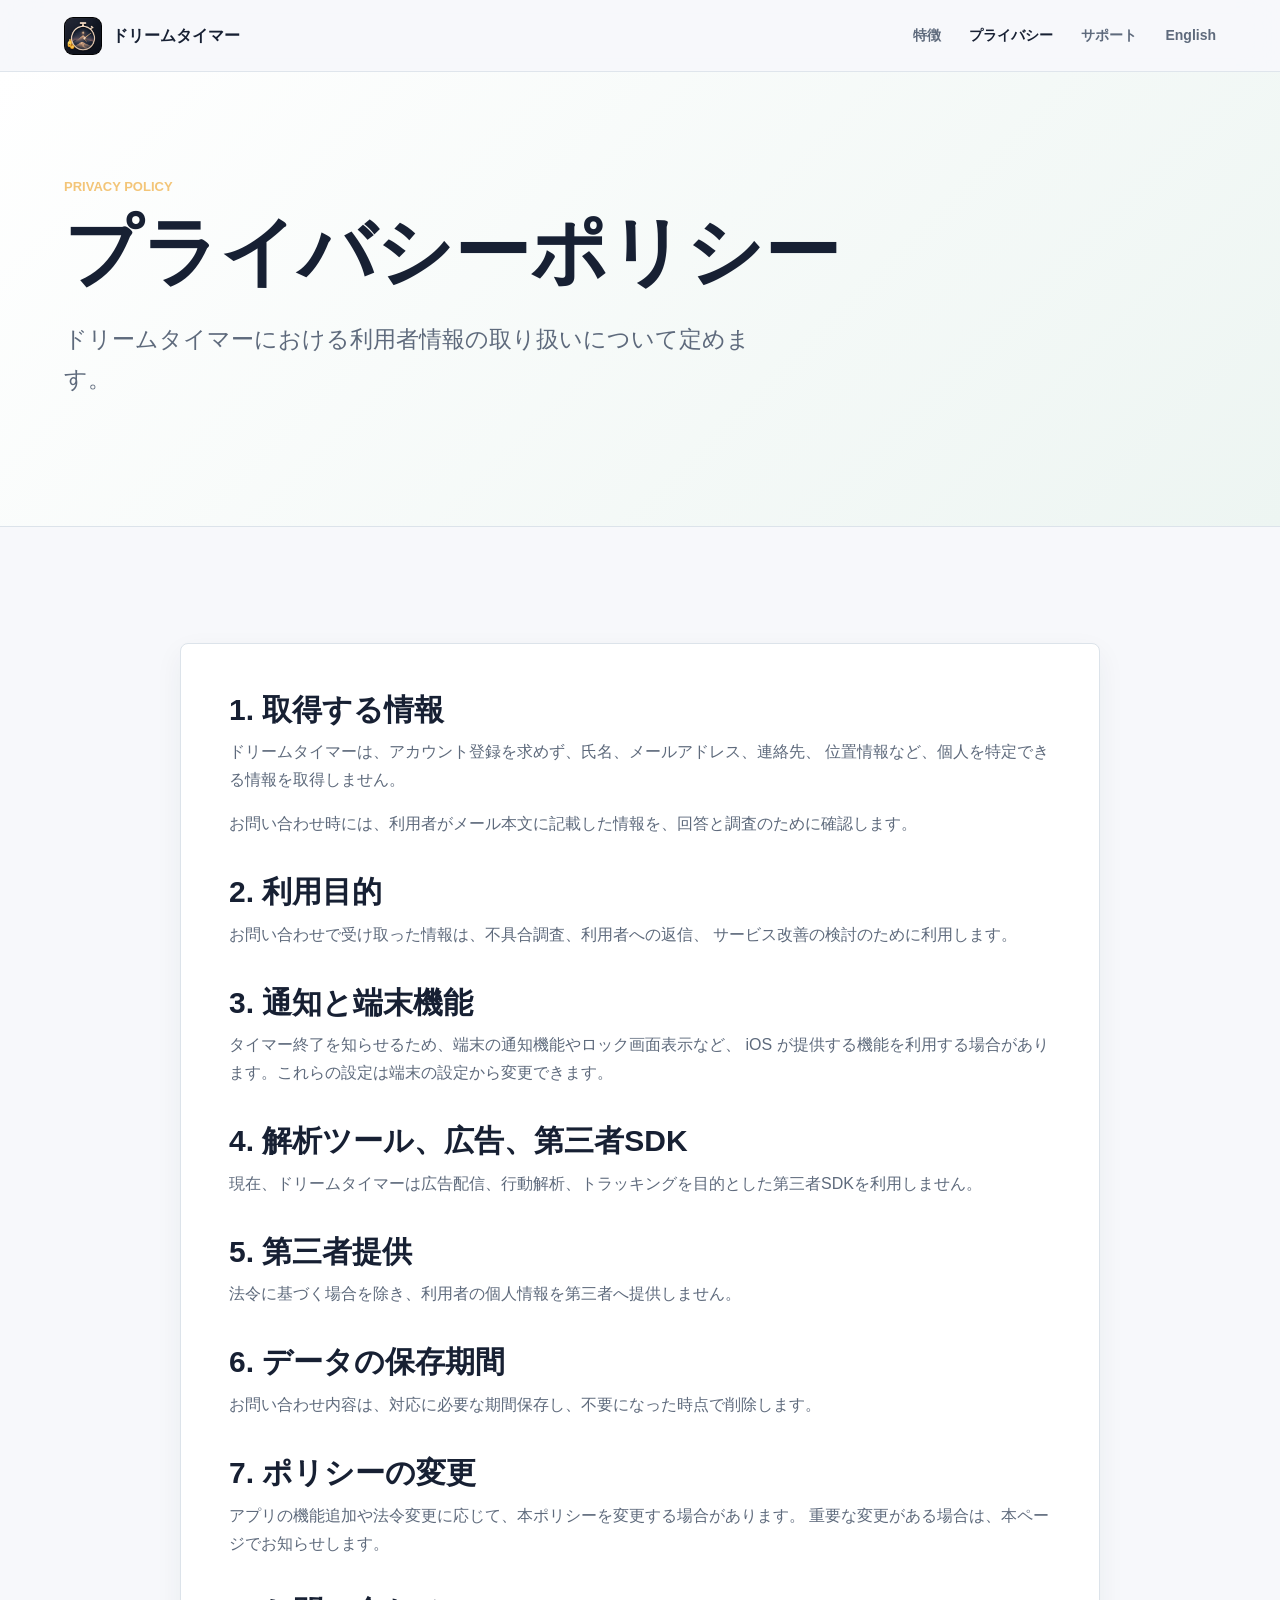
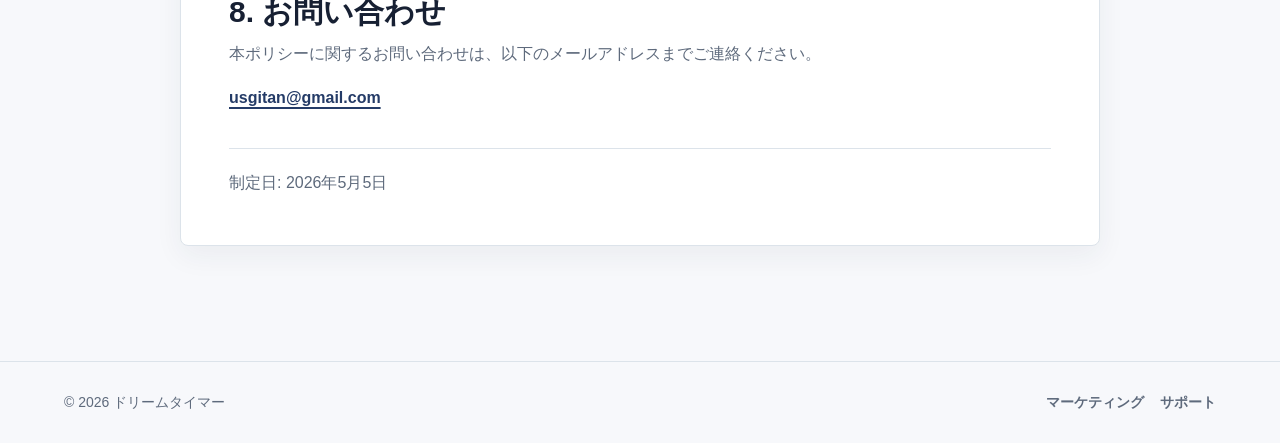
<file: privacy.html>
<!doctype html>
<html lang="ja">
  <head>
    <meta charset="utf-8">
    <meta name="viewport" content="width=device-width, initial-scale=1">
    <title>プライバシーポリシー | ドリームタイマー</title>
    <meta
      name="description"
      content="ドリームタイマーのプライバシーポリシーです。取得する情報、利用目的、第三者提供、お問い合わせ先について掲載しています。"
    >
    <link rel="stylesheet" href="styles.css">
  </head>
  <body>
    <header class="site-header" aria-label="サイトヘッダー">
      <a class="brand" href="index.html" aria-label="ドリームタイマー ホーム">
        <img class="brand-icon" src="assets/marketing/icon.png" alt="">
        <span>ドリームタイマー</span>
      </a>
      <nav class="nav" aria-label="主要ナビゲーション">
        <a href="index.html#features">特徴</a>
        <a href="privacy.html" aria-current="page">プライバシー</a>
        <a href="support.html">サポート</a>
        <a href="en.html">English</a>
      </nav>
    </header>

    <main>
      <section class="support-hero">
        <p class="eyebrow">Privacy Policy</p>
        <h1>プライバシーポリシー</h1>
        <p class="lead">
          ドリームタイマーにおける利用者情報の取り扱いについて定めます。
        </p>
      </section>

      <section class="section legal-layout" aria-label="プライバシーポリシー本文">
        <article class="legal-panel">
          <h2>1. 取得する情報</h2>
          <p>
            ドリームタイマーは、アカウント登録を求めず、氏名、メールアドレス、連絡先、
            位置情報など、個人を特定できる情報を取得しません。
          </p>
          <p>
            お問い合わせ時には、利用者がメール本文に記載した情報を、回答と調査のために確認します。
          </p>

          <h2>2. 利用目的</h2>
          <p>
            お問い合わせで受け取った情報は、不具合調査、利用者への返信、
            サービス改善の検討のために利用します。
          </p>

          <h2>3. 通知と端末機能</h2>
          <p>
            タイマー終了を知らせるため、端末の通知機能やロック画面表示など、
            iOS が提供する機能を利用する場合があります。これらの設定は端末の設定から変更できます。
          </p>

          <h2>4. 解析ツール、広告、第三者SDK</h2>
          <p>
            現在、ドリームタイマーは広告配信、行動解析、トラッキングを目的とした第三者SDKを利用しません。
          </p>

          <h2>5. 第三者提供</h2>
          <p>
            法令に基づく場合を除き、利用者の個人情報を第三者へ提供しません。
          </p>

          <h2>6. データの保存期間</h2>
          <p>
            お問い合わせ内容は、対応に必要な期間保存し、不要になった時点で削除します。
          </p>

          <h2>7. ポリシーの変更</h2>
          <p>
            アプリの機能追加や法令変更に応じて、本ポリシーを変更する場合があります。
            重要な変更がある場合は、本ページでお知らせします。
          </p>

          <h2>8. お問い合わせ</h2>
          <p>
            本ポリシーに関するお問い合わせは、以下のメールアドレスまでご連絡ください。
          </p>
          <p><a class="text-link" href="mailto:usgitan@gmail.com">usgitan@gmail.com</a></p>

          <p class="policy-date">制定日: 2026年5月5日</p>
        </article>
      </section>
    </main>

    <footer class="site-footer">
      <span>&copy; 2026 ドリームタイマー</span>
      <div class="footer-links">
        <a href="index.html">マーケティング</a>
        <a href="support.html">サポート</a>
      </div>
    </footer>
  </body>
</html>
</file>
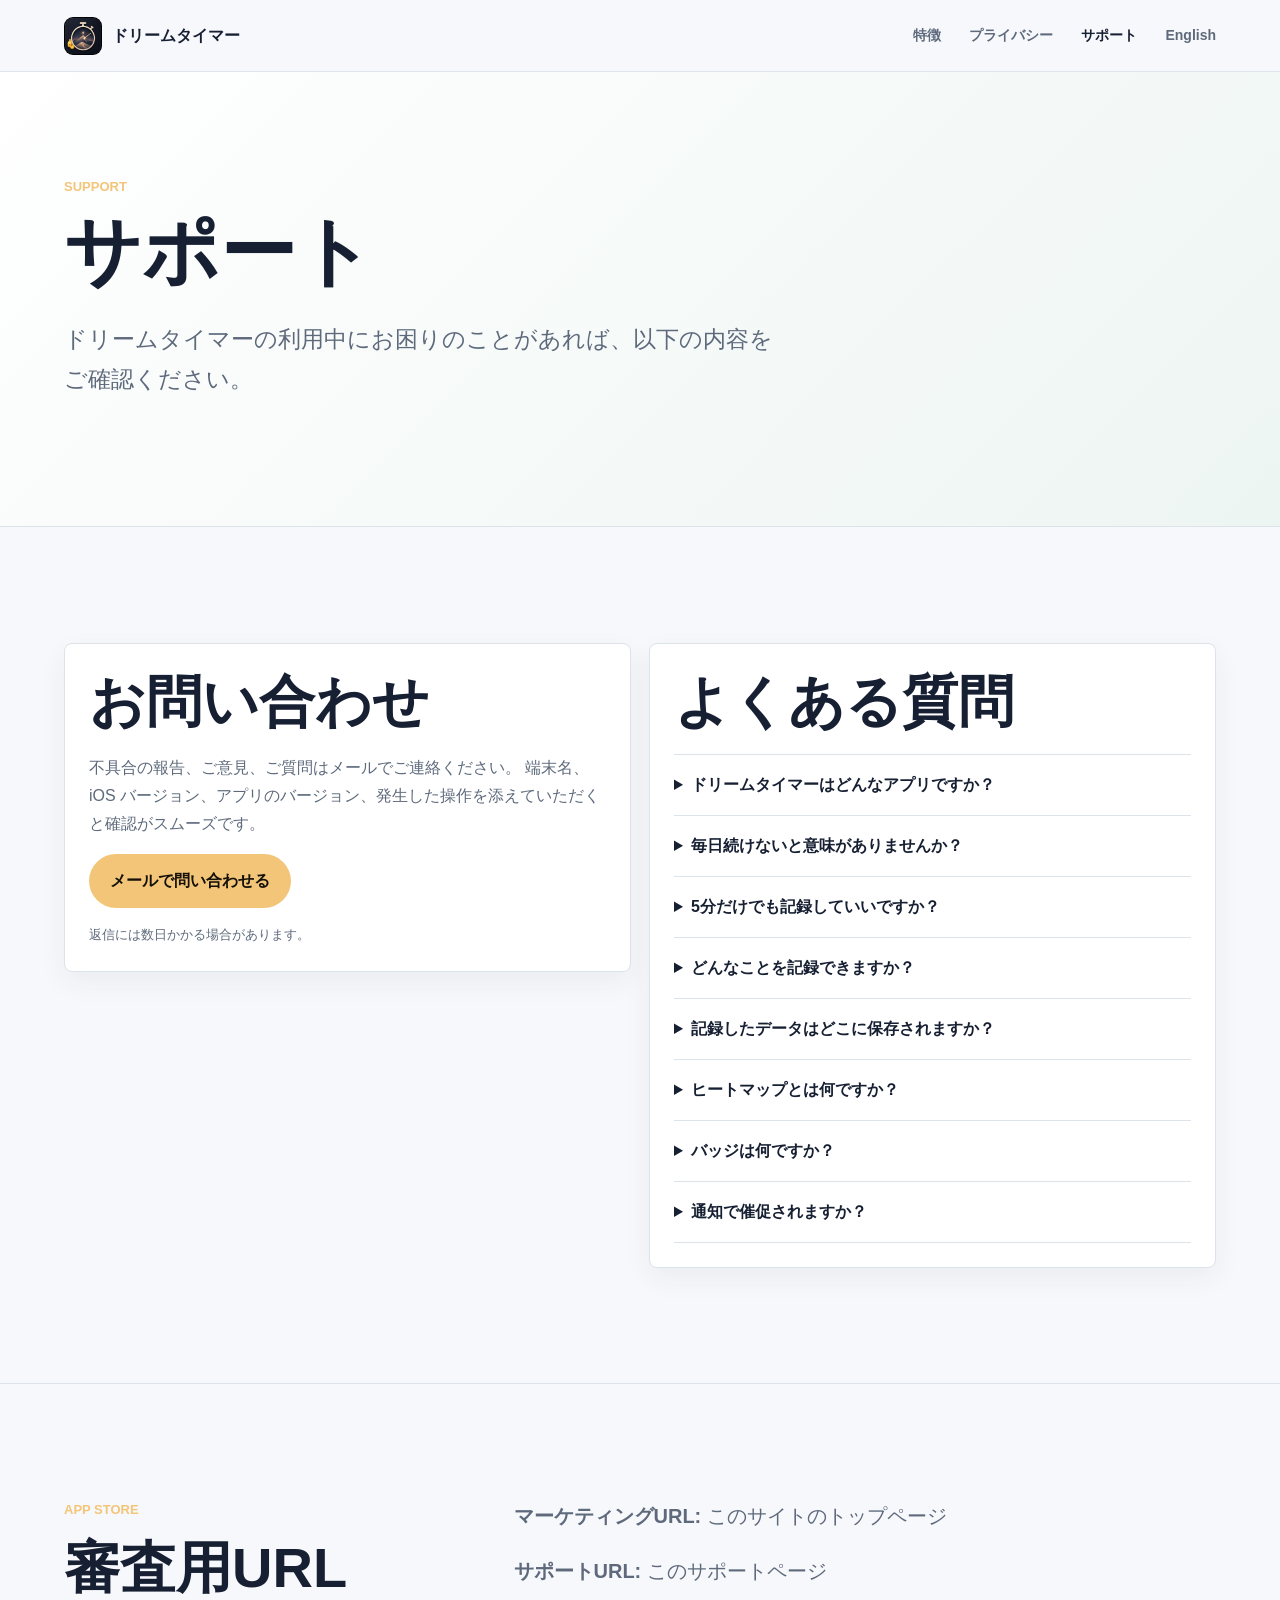
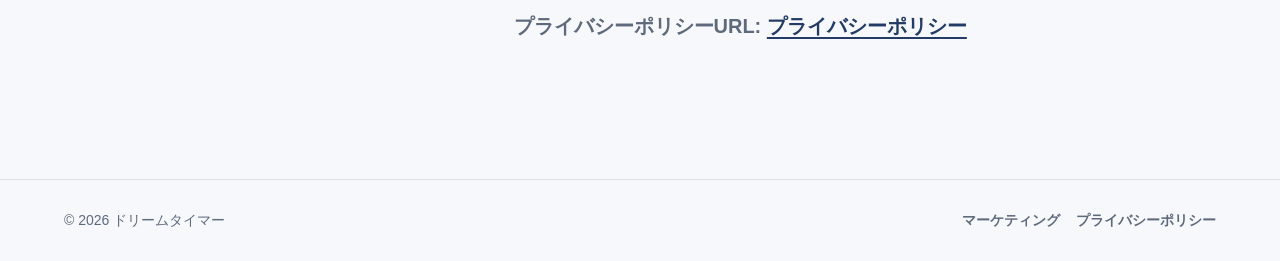
<file: support.html>
<!doctype html>
<html lang="ja">
  <head>
    <meta charset="utf-8">
    <meta name="viewport" content="width=device-width, initial-scale=1">
    <title>サポート | ドリームタイマー</title>
    <meta
      name="description"
      content="ドリームタイマーのサポートページです。お問い合わせ、FAQ、プライバシー情報を掲載しています。"
    >
    <link rel="stylesheet" href="styles.css">
  </head>
  <body>
    <header class="site-header" aria-label="サイトヘッダー">
      <a class="brand" href="index.html" aria-label="ドリームタイマー ホーム">
        <img class="brand-icon" src="assets/marketing/icon.png" alt="">
        <span>ドリームタイマー</span>
      </a>
      <nav class="nav" aria-label="主要ナビゲーション">
        <a href="index.html#features">特徴</a>
        <a href="privacy.html">プライバシー</a>
        <a href="support.html" aria-current="page">サポート</a>
        <a href="en.html">English</a>
      </nav>
    </header>

    <main>
      <section class="support-hero">
        <p class="eyebrow">Support</p>
        <h1>サポート</h1>
        <p class="lead">
          ドリームタイマーの利用中にお困りのことがあれば、以下の内容をご確認ください。
        </p>
      </section>

      <section class="section support-layout" aria-label="サポート内容">
        <div class="support-panel">
          <h2>お問い合わせ</h2>
          <p>
            不具合の報告、ご意見、ご質問はメールでご連絡ください。
            端末名、iOS バージョン、アプリのバージョン、発生した操作を添えていただくと確認がスムーズです。
          </p>
          <a class="button primary" href="mailto:usgitan@gmail.com?subject=%E3%83%89%E3%83%AA%E3%83%BC%E3%83%A0%E3%82%BF%E3%82%A4%E3%83%9E%E3%83%BC%20%E3%82%B5%E3%83%9D%E3%83%BC%E3%83%88">メールで問い合わせる</a>
          <p class="note">返信には数日かかる場合があります。</p>
        </div>

        <div class="support-panel">
          <h2>よくある質問</h2>
          <details>
            <summary>ドリームタイマーはどんなアプリですか？</summary>
            <p>
              ドリームタイマーは、勉強・運動・読書・副業・仕事など、
              目標に向けて使った時間を記録するアプリです。
              タイマーを開始して、終わったら記録するだけ。
              小さな努力が、少しずつ積み上がっていきます。
            </p>
          </details>
          <details>
            <summary>毎日続けないと意味がありませんか？</summary>
            <p>
              いいえ。毎日できなくても大丈夫です。
              ドリームタイマーは、連続記録で追い込むアプリではありません。
              できた日の時間を、静かに残していくためのアプリです。
            </p>
          </details>
          <details>
            <summary>5分だけでも記録していいですか？</summary>
            <p>
              もちろんです。5分でも、ゼロではありません。
              短い時間でも、あとから見返すとちゃんと積み上がっています。
            </p>
          </details>
          <details>
            <summary>どんなことを記録できますか？</summary>
            <p>
              勉強、運動、読書、副業、仕事、資格勉強、趣味の練習など、自由に記録できます。
              「自分が大事にしたい時間」を積み上げるために使ってください。
            </p>
          </details>
          <details>
            <summary>記録したデータはどこに保存されますか？</summary>
            <p>
              記録データは、お使いの端末内に保存されます。
              外部サーバーに送信して管理する仕組みではありません。
            </p>
            <p>
              ※アプリを削除すると、記録も消える場合があります。
              必要に応じて、端末のバックアップ設定をご確認ください。
            </p>
          </details>
          <details>
            <summary>ヒートマップとは何ですか？</summary>
            <p>
              日々の記録を、カレンダーのように見える化する機能です。
              たくさん頑張った日も、少しだけ向き合えた日も、
              あとから振り返れるようになります。
            </p>
          </details>
          <details>
            <summary>バッジは何ですか？</summary>
            <p>
              続けた時間に応じて解放される小さなご褒美です。
              最初はひよこ、最後はドラゴン。
              未達成を並べて焦らせるのではなく、次のバッジをそっと見せる設計にしています。
            </p>
          </details>
          <details>
            <summary>通知で催促されますか？</summary>
            <p>
              ドリームタイマーは、強く催促するアプリではありません。
              「やらなきゃ」と追い込むよりも、
              自分のペースで戻ってこられる体験を大切にしています。
            </p>
          </details>
        </div>
      </section>

      <section class="section split">
        <div>
          <p class="eyebrow">App Store</p>
          <h2>審査用URL</h2>
        </div>
        <div class="copy-block">
          <p><strong>マーケティングURL:</strong> このサイトのトップページ</p>
          <p><strong>サポートURL:</strong> このサポートページ</p>
          <p><strong>プライバシーポリシーURL:</strong> <a class="text-link" href="privacy.html">プライバシーポリシー</a></p>
        </div>
      </section>
    </main>

    <footer class="site-footer">
      <span>&copy; 2026 ドリームタイマー</span>
      <div class="footer-links">
        <a href="index.html">マーケティング</a>
        <a href="privacy.html">プライバシーポリシー</a>
      </div>
    </footer>
  </body>
</html>
</file>
<file: styles.css>
:root {
  color-scheme: light;
  --ink: #f7f4ea;
  --ink-dark: #172033;
  --muted: #b9bdc7;
  --muted-dark: #5e6a7c;
  --line: rgba(255, 255, 255, 0.12);
  --line-light: #dce3ea;
  --paper: #f7f8fb;
  --night: #05070b;
  --night-soft: #0b1320;
  --panel: rgba(255, 255, 255, 0.07);
  --panel-light: #ffffff;
  --gold: #f3c578;
  --blue: #37a8ff;
  --green: #6bd7a0;
  --shadow: 0 28px 90px rgba(0, 0, 0, 0.38);
}

* {
  box-sizing: border-box;
}

html {
  scroll-behavior: smooth;
}

body {
  margin: 0;
  background: var(--paper);
  color: var(--ink-dark);
  font-family: -apple-system, BlinkMacSystemFont, "Hiragino Sans", "Yu Gothic", "YuGothic", "Segoe UI", sans-serif;
  line-height: 1.75;
}

a {
  color: inherit;
}

img {
  max-width: 100%;
}

.marketing-page {
  background:
    radial-gradient(circle at 18% 8%, rgba(55, 168, 255, 0.16), transparent 28%),
    radial-gradient(circle at 80% 18%, rgba(243, 197, 120, 0.16), transparent 26%),
    var(--night);
  color: var(--ink);
}

.site-header {
  align-items: center;
  background: rgba(247, 248, 251, 0.9);
  backdrop-filter: blur(18px);
  border-bottom: 1px solid rgba(220, 227, 234, 0.9);
  display: flex;
  justify-content: space-between;
  min-height: 72px;
  padding: 14px clamp(20px, 5vw, 64px);
  position: sticky;
  top: 0;
  z-index: 10;
}

.dark-header {
  background: rgba(5, 7, 11, 0.82);
  border-bottom-color: rgba(255, 255, 255, 0.1);
  color: #fff;
}

.brand {
  align-items: center;
  display: inline-flex;
  font-weight: 700;
  gap: 10px;
  text-decoration: none;
}

.brand-icon {
  aspect-ratio: 1;
  border-radius: 9px;
  width: 38px;
}

.brand-icon {
  display: block;
  object-fit: cover;
}

.nav {
  align-items: center;
  display: flex;
  gap: clamp(12px, 3vw, 28px);
  font-size: 14px;
}

.nav a {
  color: var(--muted-dark);
  font-weight: 600;
  text-decoration: none;
}

.dark-header .nav a {
  color: rgba(255, 255, 255, 0.68);
}

.nav a:hover,
.nav a[aria-current="page"],
.dark-header .nav a:hover,
.dark-header .nav a[aria-current="page"] {
  color: currentColor;
}

.hero {
  align-items: center;
  display: grid;
  gap: clamp(32px, 7vw, 92px);
  grid-template-columns: minmax(0, 0.9fr) minmax(300px, 0.72fr);
  min-height: calc(100vh - 72px);
  overflow: hidden;
  padding: clamp(56px, 8vw, 104px) clamp(20px, 5vw, 64px);
}

.dream-hero {
  background:
    linear-gradient(90deg, rgba(5, 7, 11, 0.98) 0%, rgba(5, 7, 11, 0.86) 54%, rgba(5, 7, 11, 0.5) 100%),
    radial-gradient(circle at 76% 20%, rgba(243, 197, 120, 0.22), transparent 24%),
    radial-gradient(circle at 26% 76%, rgba(55, 168, 255, 0.14), transparent 32%),
    var(--night);
  position: relative;
}

.dream-hero::before {
  background-image:
    radial-gradient(circle, rgba(255, 255, 255, 0.82) 0 1px, transparent 1.6px),
    radial-gradient(circle, rgba(243, 197, 120, 0.78) 0 1px, transparent 1.4px);
  background-position: 0 0, 44px 58px;
  background-size: 130px 130px, 170px 170px;
  content: "";
  inset: 0;
  opacity: 0.24;
  pointer-events: none;
  position: absolute;
}

.hero-copy {
  max-width: 760px;
  position: relative;
  z-index: 1;
}

.eyebrow {
  color: var(--gold);
  font-size: 13px;
  font-weight: 800;
  letter-spacing: 0;
  margin: 0 0 12px;
  text-transform: uppercase;
}

h1,
h2,
h3,
p {
  margin-top: 0;
}

h1 {
  font-size: clamp(36px, 5.8vw, 68px);
  line-height: 1.08;
  margin-bottom: 26px;
}

h2 {
  font-size: clamp(30px, 5vw, 56px);
  line-height: 1.22;
  margin-bottom: 18px;
}

h3 {
  font-size: 20px;
  line-height: 1.4;
  margin-bottom: 10px;
}

.lead {
  color: rgba(255, 255, 255, 0.78);
  font-size: clamp(18px, 2.3vw, 23px);
  max-width: 720px;
}

.actions {
  display: flex;
  flex-wrap: wrap;
  gap: 12px;
  margin-top: 34px;
}

.button {
  align-items: center;
  border: 1px solid transparent;
  border-radius: 999px;
  display: inline-flex;
  font-weight: 800;
  justify-content: center;
  min-height: 50px;
  padding: 12px 20px;
  text-decoration: none;
}

.button.primary {
  background: var(--gold);
  color: #151007;
}

.button.secondary {
  background: rgba(255, 255, 255, 0.08);
  border-color: rgba(255, 255, 255, 0.22);
  color: #fff;
}

.hero-media {
  position: relative;
  z-index: 1;
}

.hero-media img {
  border-radius: 32px;
  box-shadow: var(--shadow);
  display: block;
  max-height: min(78vh, 820px);
  object-fit: cover;
  width: 100%;
}

.section {
  padding: clamp(64px, 9vw, 116px) clamp(20px, 5vw, 64px);
}

.section-heading {
  margin-bottom: 30px;
  max-width: 860px;
}

.narrow-heading {
  max-width: 760px;
}

.quiet-section,
.goal-section {
  background:
    radial-gradient(circle at 84% 26%, rgba(243, 197, 120, 0.12), transparent 26%),
    #080c14;
}

.copy-block {
  max-width: 780px;
}

.wide-copy {
  max-width: 980px;
}

.copy-block p,
.badge-copy p,
.showcase-copy p,
.final-card p {
  color: rgba(255, 255, 255, 0.72);
  font-size: clamp(17px, 2vw, 20px);
}

.step-section {
  background: #0d1421;
}

.step-grid,
.feature-grid {
  display: grid;
  gap: 18px;
  grid-template-columns: repeat(3, minmax(0, 1fr));
}

.step-card,
.feature-card,
.support-panel {
  background: var(--panel);
  border: 1px solid var(--line);
  border-radius: 8px;
  box-shadow: 0 18px 50px rgba(0, 0, 0, 0.18);
  padding: 24px;
}

.step-card span {
  align-items: center;
  border: 1px solid rgba(243, 197, 120, 0.56);
  border-radius: 999px;
  color: var(--gold);
  display: inline-flex;
  font-weight: 900;
  height: 34px;
  justify-content: center;
  margin-bottom: 18px;
  width: 34px;
}

.step-card p,
.feature-card p {
  color: rgba(255, 255, 255, 0.68);
}

.showcase-section {
  align-items: center;
  background:
    linear-gradient(90deg, rgba(5, 7, 11, 0.92), rgba(5, 7, 11, 0.72)),
    #05070b;
  display: grid;
  gap: clamp(32px, 6vw, 88px);
  grid-template-columns: minmax(0, 0.8fr) minmax(300px, 0.72fr);
}

.showcase-copy {
  max-width: 640px;
}

.showcase-image img,
.usecase-image img {
  border-radius: 30px;
  box-shadow: var(--shadow);
  display: block;
  width: 100%;
}

.badge-section {
  background:
    radial-gradient(circle at 12% 20%, rgba(107, 215, 160, 0.12), transparent 28%),
    #0d1421;
}

.badge-layout {
  align-items: center;
  display: grid;
  gap: 24px;
  grid-template-columns: minmax(0, 1fr) minmax(260px, 0.52fr);
}

.badge-gallery {
  display: grid;
  gap: 12px;
  grid-template-columns: repeat(2, minmax(0, 1fr));
}

.badge-gallery figure {
  background: #fffdf7;
  border: 1px solid rgba(243, 197, 120, 0.22);
  border-radius: 8px;
  margin: 0;
  overflow: hidden;
}

.badge-gallery img {
  display: block;
  padding: 10px;
  width: 100%;
}

.badge-gallery figcaption {
  color: #3a2a16;
  font-weight: 800;
  padding: 10px 12px 12px;
  text-align: center;
}

.mystery-badge {
  align-items: center;
  background: rgba(255, 255, 255, 0.08);
  border: 1px solid rgba(243, 197, 120, 0.2);
  border-radius: 8px;
  display: flex;
  flex-direction: column;
  justify-content: center;
  min-height: 180px;
  padding: 18px;
  text-align: center;
}

.mystery-badge span {
  align-items: center;
  border: 1px solid rgba(243, 197, 120, 0.38);
  border-radius: 999px;
  color: var(--gold);
  display: inline-flex;
  font-size: 42px;
  font-weight: 900;
  height: 74px;
  justify-content: center;
  margin-bottom: 12px;
  width: 74px;
}

.mystery-badge small {
  color: rgba(255, 255, 255, 0.64);
  font-weight: 800;
}

.usecase-section {
  background: #f7f8fb;
  color: var(--ink-dark);
}

.usecase-section .eyebrow {
  color: #2f7a62;
}

.usecase-list {
  display: flex;
  flex-wrap: wrap;
  gap: 10px;
  margin-bottom: 30px;
}

.usecase-list span {
  background: #fff;
  border: 1px solid var(--line-light);
  border-radius: 999px;
  color: #243044;
  font-weight: 800;
  padding: 9px 14px;
}

.usecase-image {
  margin: 0 auto;
  max-width: 620px;
}

.final-cta {
  background:
    radial-gradient(circle at 50% 0%, rgba(243, 197, 120, 0.2), transparent 35%),
    var(--night);
  display: flex;
  justify-content: center;
}

.final-card {
  align-items: center;
  background: rgba(255, 255, 255, 0.07);
  border: 1px solid rgba(255, 255, 255, 0.14);
  border-radius: 8px;
  display: flex;
  flex-direction: column;
  max-width: 820px;
  padding: clamp(28px, 6vw, 56px);
  text-align: center;
}

.final-icon {
  border-radius: 18px;
  box-shadow: 0 18px 50px rgba(0, 0, 0, 0.3);
  margin-bottom: 22px;
  width: 86px;
}

.final-card small {
  color: rgba(255, 255, 255, 0.48);
  margin-top: 14px;
}

.text-link {
  color: #243b67;
  font-weight: 700;
  text-decoration-thickness: 2px;
  text-underline-offset: 4px;
}

.marketing-page .text-link {
  color: var(--gold);
}

.split {
  align-items: start;
  border-top: 1px solid var(--line-light);
  display: grid;
  gap: 28px;
  grid-template-columns: minmax(220px, 0.75fr) minmax(0, 1.25fr);
}

.support-hero {
  background: linear-gradient(135deg, #fff, #edf5f2);
  border-bottom: 1px solid var(--line-light);
  padding: clamp(56px, 9vw, 104px) clamp(20px, 5vw, 64px);
}

.support-hero h1 {
  font-size: clamp(44px, 7vw, 76px);
}

.support-hero .lead,
.support-panel p,
body:not(.marketing-page) .copy-block p,
.legal-panel p {
  color: var(--muted-dark);
}

.support-layout {
  align-items: start;
  display: grid;
  gap: 18px;
  grid-template-columns: repeat(2, minmax(0, 1fr));
}

.support-panel {
  background: var(--panel-light);
  border-color: var(--line-light);
  box-shadow: 0 10px 28px rgba(31, 45, 72, 0.06);
}

.legal-layout {
  display: flex;
  justify-content: center;
}

.legal-panel {
  background: var(--panel-light);
  border: 1px solid var(--line-light);
  border-radius: 8px;
  box-shadow: 0 10px 28px rgba(31, 45, 72, 0.06);
  max-width: 920px;
  padding: clamp(24px, 5vw, 48px);
}

.legal-panel h2 {
  font-size: clamp(22px, 3vw, 30px);
  margin: 36px 0 10px;
}

.legal-panel h2:first-child {
  margin-top: 0;
}

.policy-date {
  border-top: 1px solid var(--line-light);
  margin: 36px 0 0;
  padding-top: 20px;
}

details {
  border-top: 1px solid var(--line-light);
  padding: 16px 0;
}

details:last-child {
  border-bottom: 1px solid var(--line-light);
}

summary {
  cursor: pointer;
  font-weight: 700;
}

summary + p {
  margin: 10px 0 0;
}

.note {
  font-size: 13px;
  margin: 16px 0 0;
}

.site-footer {
  align-items: center;
  border-top: 1px solid var(--line-light);
  color: var(--muted-dark);
  display: flex;
  font-size: 14px;
  justify-content: space-between;
  padding: 28px clamp(20px, 5vw, 64px);
}

.dark-footer {
  background: #05070b;
  border-top-color: rgba(255, 255, 255, 0.12);
  color: rgba(255, 255, 255, 0.62);
}

.site-footer a {
  font-weight: 700;
  text-decoration: none;
}

.footer-links {
  display: flex;
  flex-wrap: wrap;
  gap: 16px;
}

@media (max-width: 920px) {
  .hero,
  .showcase-section,
  .badge-layout,
  .step-grid,
  .feature-grid,
  .split,
  .support-layout {
    grid-template-columns: 1fr;
  }

  .hero {
    min-height: auto;
  }

  .hero-media {
    margin: 0 auto;
    max-width: 480px;
  }

  .showcase-image,
  .usecase-image {
    margin: 0 auto;
    max-width: 520px;
  }
}

@media (max-width: 640px) {
  .site-header,
  .site-footer {
    align-items: flex-start;
    flex-direction: column;
    gap: 14px;
  }

  .nav {
    flex-wrap: wrap;
  }

  h1 {
    font-size: clamp(34px, 10.5vw, 48px);
  }

  .button {
    width: 100%;
  }

  .hero-media img,
  .showcase-image img,
  .usecase-image img {
    border-radius: 22px;
  }

  .badge-gallery {
    grid-template-columns: 1fr;
  }
}
</file>
